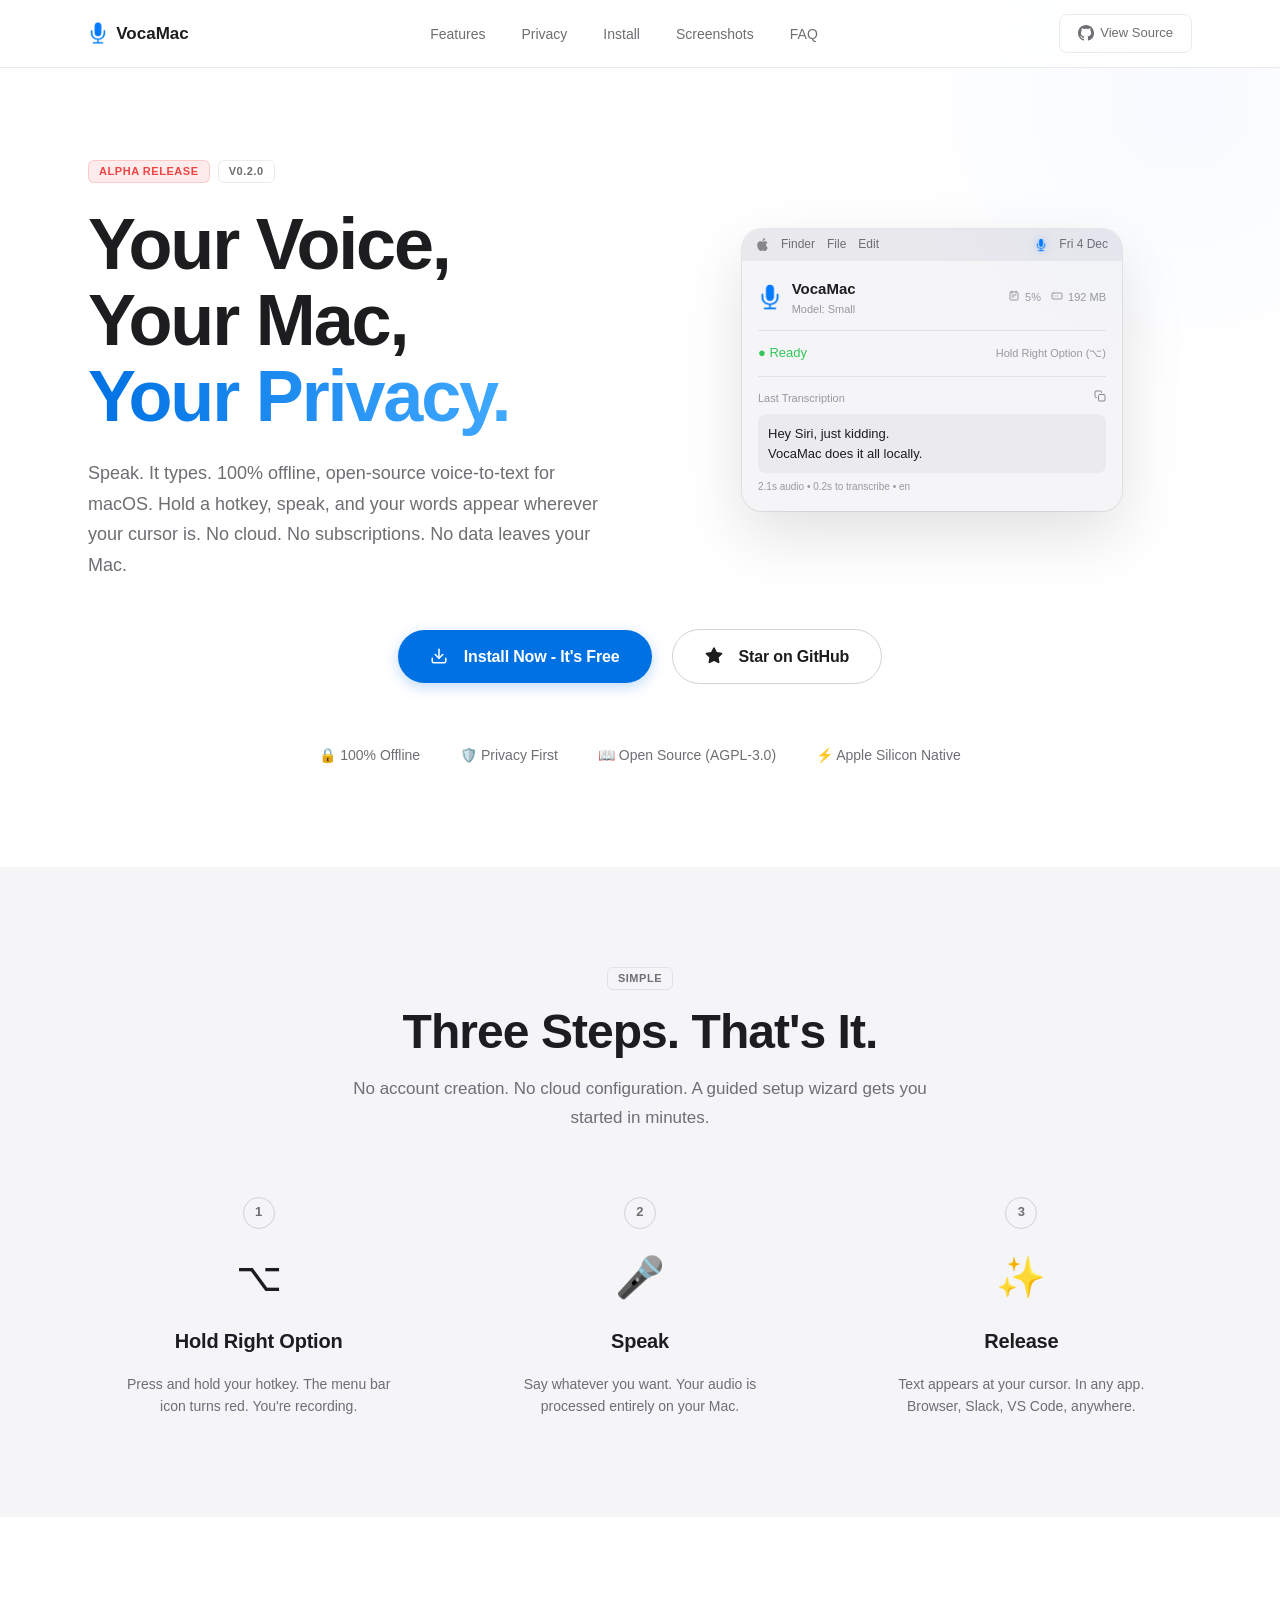
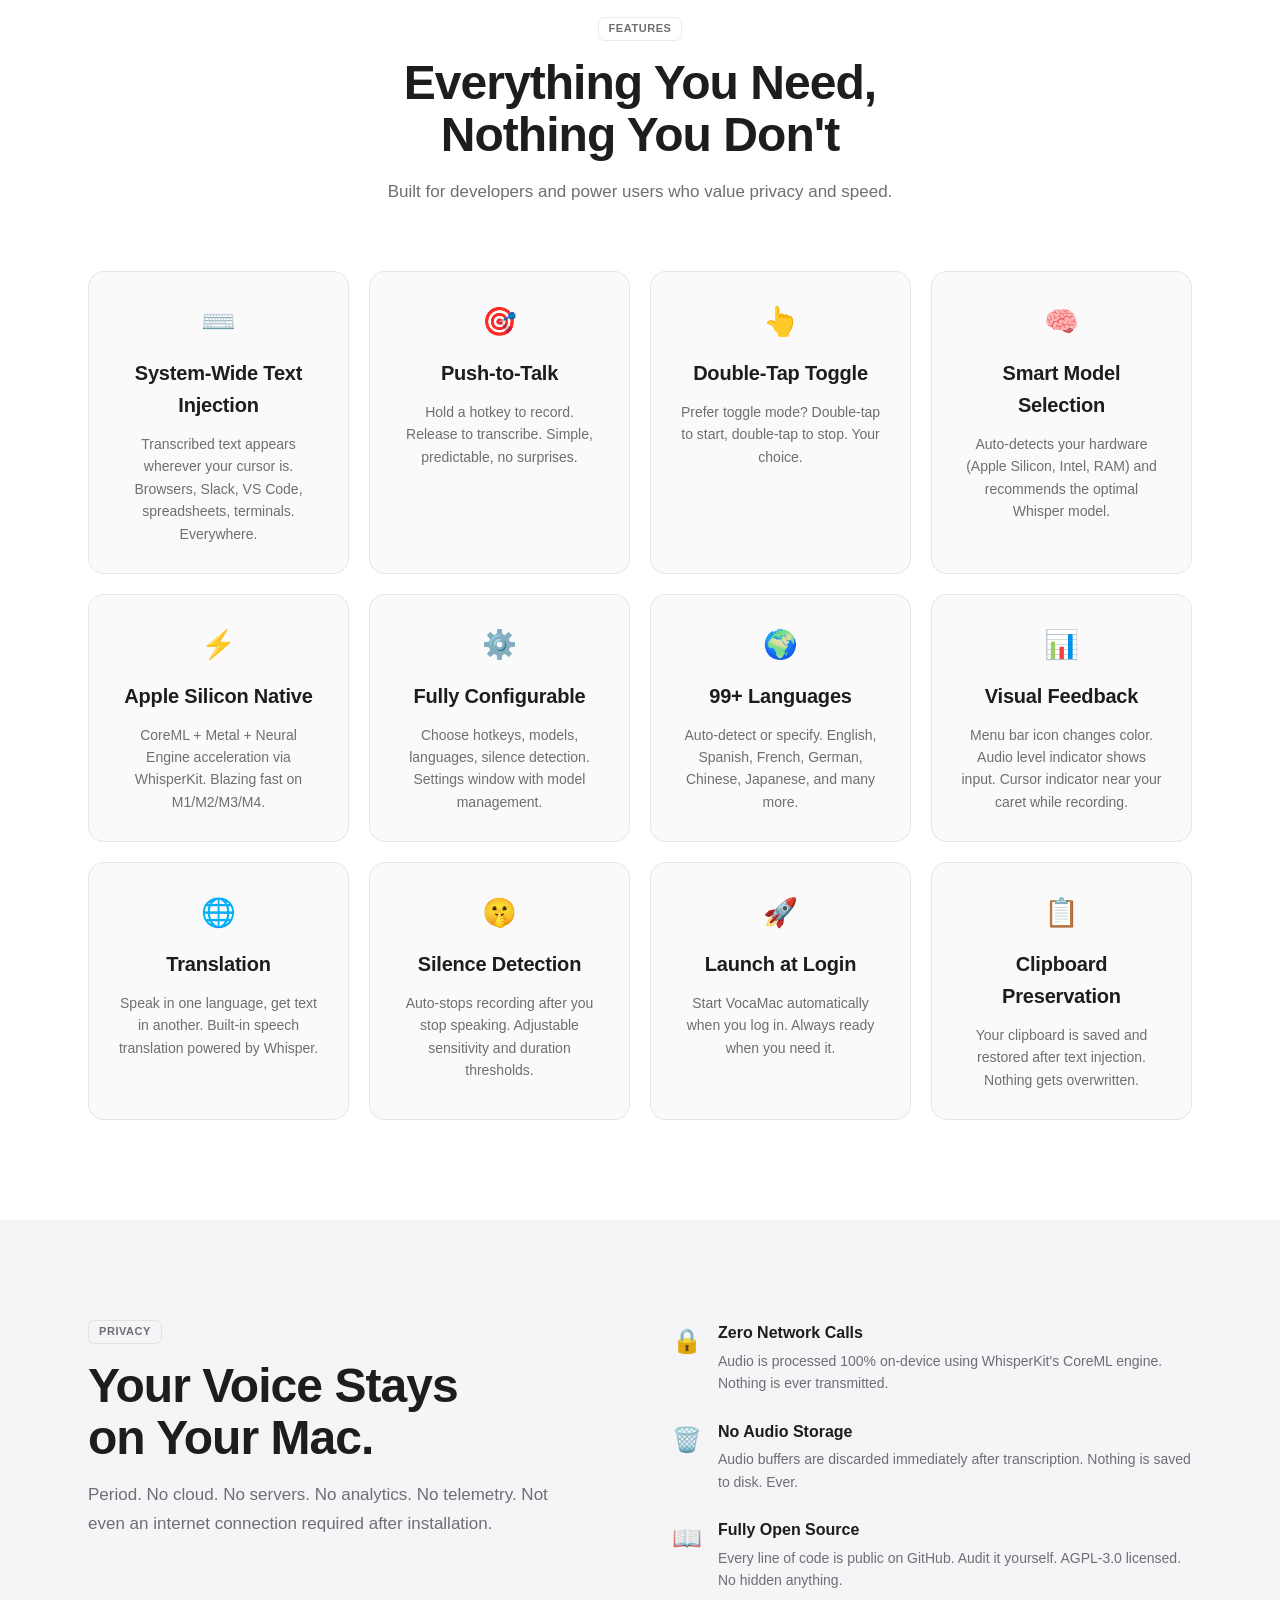
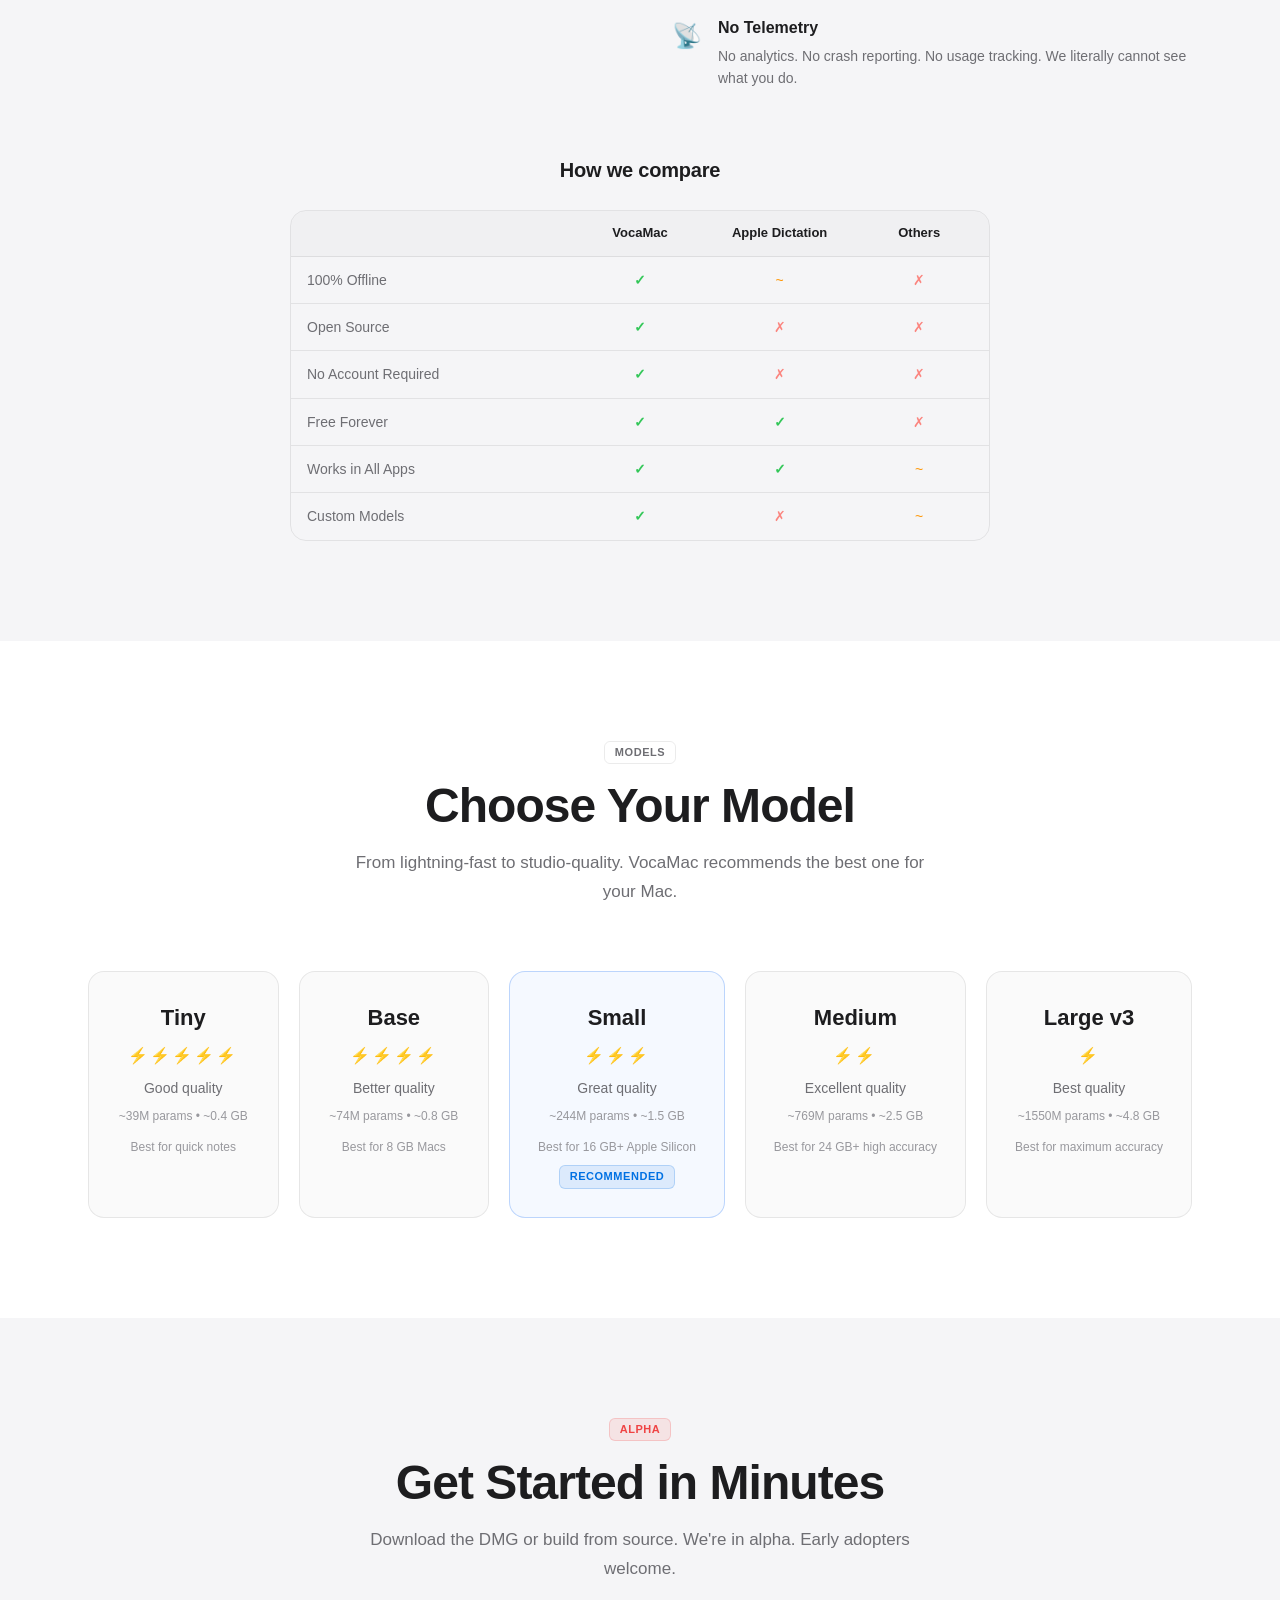
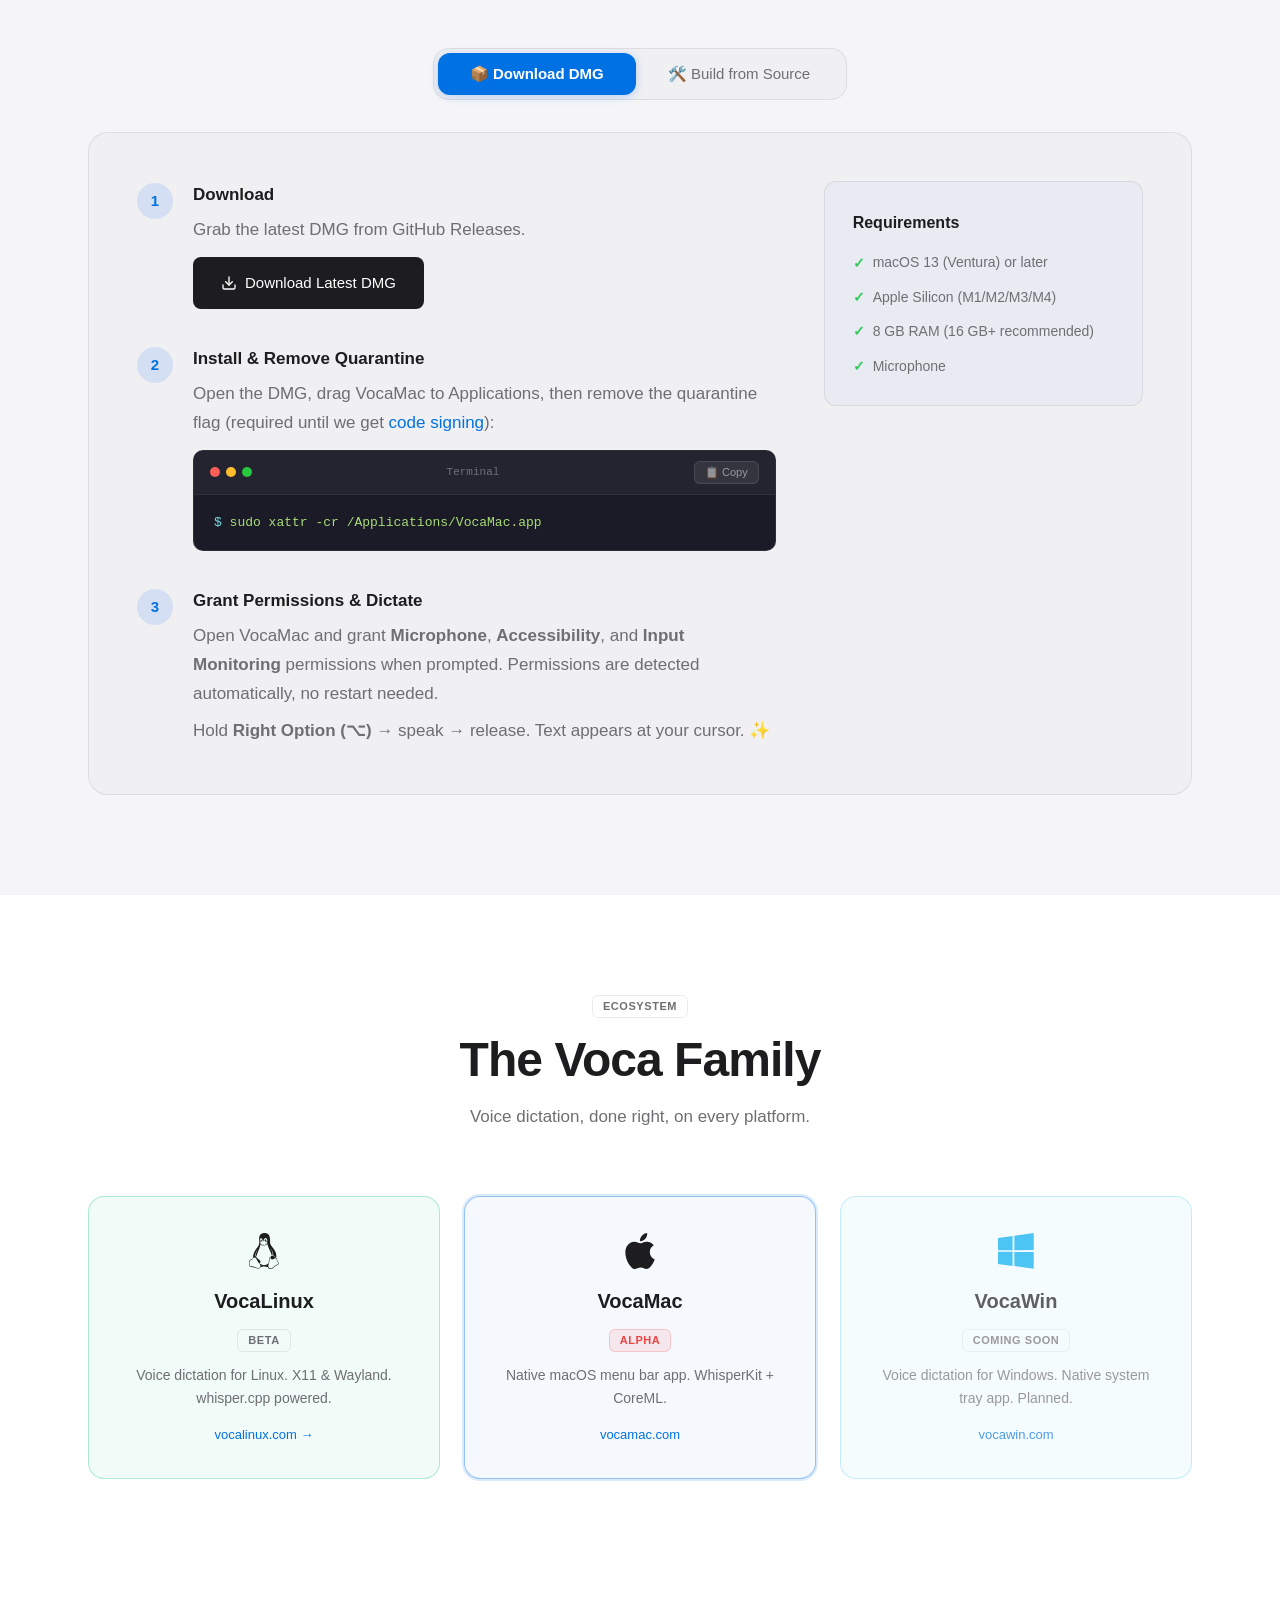
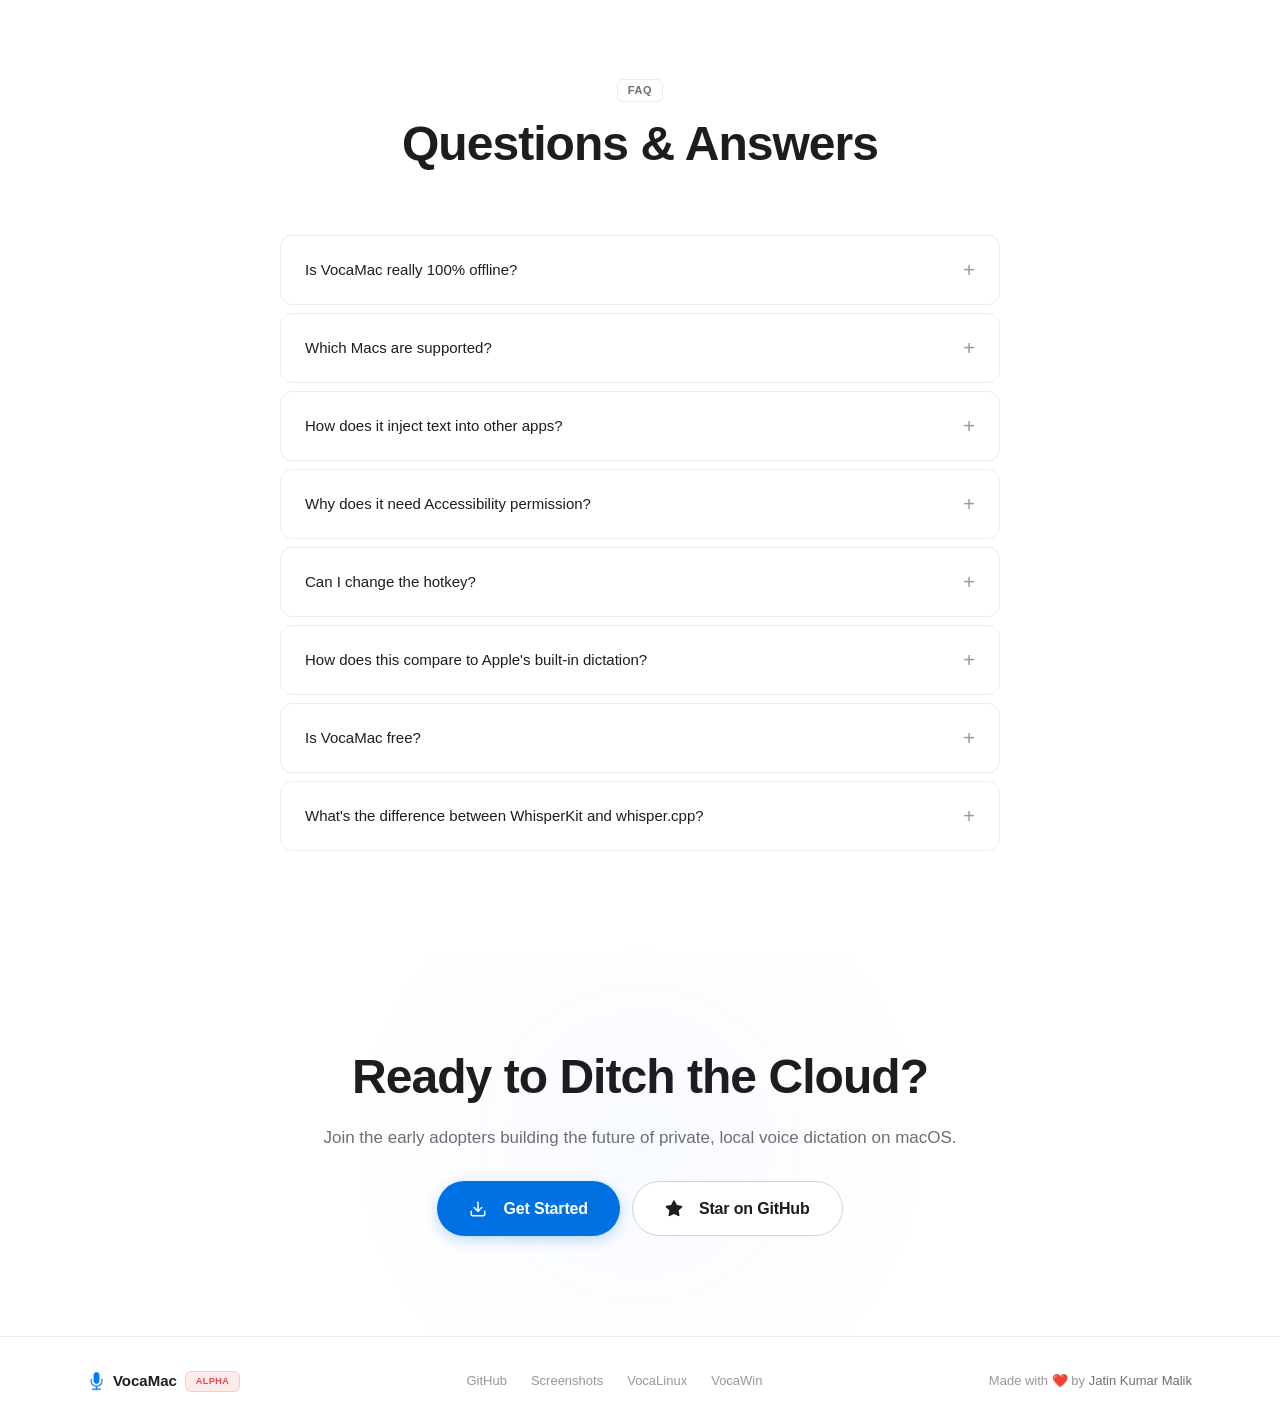
<file: web/index.html>
<!DOCTYPE html>
<html lang="en">
<head>
    <meta charset="UTF-8">
    <meta name="viewport" content="width=device-width, initial-scale=1.0">

    <!-- Primary Meta Tags -->
    <title>VocaMac - 100% Local Voice-to-Text for macOS | Privacy-First Dictation</title>
    <meta name="title" content="VocaMac - 100% Local Voice-to-Text for macOS | Privacy-First Dictation">
    <meta name="description" content="Free, open-source voice dictation for macOS. Hold a hotkey, speak, and text appears at your cursor. 100% offline, powered by WhisperKit. No cloud, no subscriptions, your data never leaves your Mac.">
    <meta name="keywords" content="voice to text, speech to text, speech recognition, macOS, dictation software, whisper, whisperkit, local dictation, offline voice recognition, privacy, open source, mac app, voice typing, transcription">
    <meta name="author" content="Jatin Kumar Malik">
    <meta name="robots" content="index, follow, max-image-preview:large, max-snippet:-1, max-video-preview:-1">
    <link rel="canonical" href="https://vocamac.com/">

    <!-- Favicon -->
    <link rel="icon" type="image/x-icon" href="favicon.ico">
    <link rel="icon" type="image/png" sizes="32x32" href="favicon.png">
    <link rel="apple-touch-icon" sizes="180x180" href="apple-touch-icon.png">
    <meta name="theme-color" content="#FFFFFF">

    <!-- Open Graph / Facebook -->
    <meta property="og:type" content="website">
    <meta property="og:url" content="https://vocamac.com/">
    <meta property="og:title" content="VocaMac - 100% Local Voice-to-Text for macOS">
    <meta property="og:description" content="Free, open-source voice dictation for macOS. Hold a hotkey, speak, and text appears at your cursor. 100% offline, powered by WhisperKit. No cloud, no subscriptions.">
    <meta property="og:image" content="https://vocamac.com/og-image.png">
    <meta property="og:image:width" content="1200">
    <meta property="og:image:height" content="630">
    <meta property="og:image:alt" content="VocaMac - Local Voice-to-Text for macOS">
    <meta property="og:site_name" content="VocaMac">
    <meta property="og:locale" content="en_US">

    <!-- Twitter -->
    <meta name="twitter:card" content="summary_large_image">
    <meta name="twitter:url" content="https://vocamac.com/">
    <meta name="twitter:title" content="VocaMac - 100% Local Voice-to-Text for macOS">
    <meta name="twitter:description" content="Free, open-source voice dictation for macOS. Hold a hotkey, speak, and text appears at your cursor. 100% offline, powered by WhisperKit.">
    <meta name="twitter:image" content="https://vocamac.com/og-image.png">
    <meta name="twitter:image:alt" content="VocaMac - Local Voice-to-Text for macOS">
    <meta name="twitter:creator" content="@jatinkrmalik">

    <!-- JSON-LD Structured Data -->
    <script type="application/ld+json">
    {
        "@context": "https://schema.org",
        "@type": "SoftwareApplication",
        "name": "VocaMac",
        "description": "100% local, privacy-first voice dictation for macOS. Hold a hotkey, speak, and text appears at your cursor. Powered by WhisperKit with CoreML acceleration.",
        "url": "https://vocamac.com",
        "applicationCategory": "UtilitiesApplication",
        "operatingSystem": "macOS 13.0 or later",
        "offers": {
            "@type": "Offer",
            "price": "0",
            "priceCurrency": "USD"
        },
        "author": {
            "@type": "Person",
            "name": "Jatin Kumar Malik",
            "url": "https://github.com/jatinkrmalik"
        },
        "license": "https://www.gnu.org/licenses/agpl-3.0",
        "isAccessibleForFree": true,
        "featureList": [
            "100% offline voice recognition",
            "System-wide text injection",
            "Push-to-talk and toggle modes",
            "99+ language support",
            "Speech translation",
            "Apple Silicon native (CoreML + Neural Engine)",
            "Multiple Whisper model sizes",
            "Silence auto-detection",
            "Launch at Login",
            "Clipboard preservation",
            "Cursor indicator overlay",
            "Guided setup wizard",
            "Open source (AGPL-3.0 license)"
        ],
        "screenshot": "https://vocamac.com/og-image.png",
        "softwareVersion": "0.2.0",
        "softwareRequirements": "macOS 13 (Ventura) or later, Xcode 15+ or Swift 5.9+ toolchain, 8 GB RAM minimum"
    }
    </script>

    <link rel="stylesheet" href="style.css">

    <!-- Google tag (gtag.js) -->
    <script async src="https://www.googletagmanager.com/gtag/js?id=G-8W6EJV2KP0"></script>
    <script>
        window.dataLayer = window.dataLayer || [];
        function gtag(){dataLayer.push(arguments);}
        gtag('js', new Date());
        gtag('config', 'G-8W6EJV2KP0');
    </script>
</head>
<body>
    <!-- Navigation -->
    <nav class="navbar">
        <div class="container navbar__container">
            <a href="/" class="navbar__logo">
                <img src="logo.png" alt="VocaMac" class="navbar__logo-img">
                <span>VocaMac</span>
            </a>
            <ul class="navbar__menu">
                <li><a href="#features" class="navbar__link">Features</a></li>
                <li><a href="#privacy" class="navbar__link">Privacy</a></li>
                <li><a href="#install" class="navbar__link">Install</a></li>
                <li><a href="screenshots.html" class="navbar__link">Screenshots</a></li>
                <li><a href="#faq" class="navbar__link">FAQ</a></li>
            </ul>
            <div class="navbar__actions">
                <a href="https://github.com/jatinkrmalik/vocamac" class="navbar__cta" target="_blank" rel="noopener">
                    <svg width="16" height="16" viewBox="0 0 16 16" fill="currentColor" style="vertical-align: -2px; margin-right: 6px;"><path d="M8 0C3.58 0 0 3.58 0 8c0 3.54 2.29 6.53 5.47 7.59.4.07.55-.17.55-.38 0-.19-.01-.82-.01-1.49-2.01.37-2.53-.49-2.69-.94-.09-.23-.48-.94-.82-1.13-.28-.15-.68-.52-.01-.53.63-.01 1.08.58 1.23.82.72 1.21 1.87.87 2.33.66.07-.52.28-.87.51-1.07-1.78-.2-3.64-.89-3.64-3.95 0-.87.31-1.59.82-2.15-.08-.2-.36-1.02.08-2.12 0 0 .67-.21 2.2.82.64-.18 1.32-.27 2-.27.68 0 1.36.09 2 .27 1.53-1.04 2.2-.82 2.2-.82.44 1.1.16 1.92.08 2.12.51.56.82 1.27.82 2.15 0 3.07-1.87 3.75-3.65 3.95.29.25.54.73.54 1.48 0 1.07-.01 1.93-.01 2.2 0 .21.15.46.55.38A8.013 8.013 0 0016 8c0-4.42-3.58-8-8-8z"/></svg>
                    <span class="navbar__cta-text">View Source</span>
                </a>
                <button class="navbar__toggle" aria-label="Menu">
                    <span></span><span></span><span></span>
                </button>
            </div>
        </div>
    </nav>

    <main>
    <!-- Hero -->
    <section class="hero">
        <div class="container hero__container">
            <div class="hero__content">
                <div class="hero__badges">
                    <span class="badge badge--alpha">ALPHA RELEASE</span>
                    <span class="badge badge--outline" id="version-badge">v0.2.0</span>
                </div>
                <h1 class="hero__headline">
                    Your Voice,<br>
                    Your Mac,<br>
                    <span class="text-gradient">Your Privacy.</span>
                </h1>
                <p class="hero__subtext">
                    Speak. It types. 100% offline, open-source voice-to-text for macOS. Hold a hotkey, speak, and your words appear wherever your cursor is. No cloud. No subscriptions. No data leaves your Mac.
                </p>
            </div>
            <div class="hero__visual">
                <div class="mockup">
                    <div class="mockup__menubar">
                        <div class="mockup__menubar-left">
                            <svg class="mockup__apple" role="img" viewBox="0 0 24 24" width="13" height="13" xmlns="http://www.w3.org/2000/svg"><path d="M12.152 6.896c-.948 0-2.415-1.078-3.96-1.04-2.04.027-3.91 1.183-4.961 3.014-2.117 3.675-.546 9.103 1.519 12.09 1.013 1.454 2.208 3.09 3.792 3.039 1.52-.065 2.09-.987 3.935-.987 1.831 0 2.35.987 3.96.948 1.637-.026 2.676-1.48 3.676-2.948 1.156-1.688 1.636-3.325 1.662-3.415-.039-.013-3.182-1.221-3.22-4.857-.026-3.04 2.48-4.494 2.597-4.559-1.429-2.09-3.623-2.324-4.39-2.376-2-.156-3.675 1.09-4.61 1.09zM15.53 3.83c.843-1.012 1.4-2.427 1.245-3.83-1.207.052-2.662.805-3.532 1.818-.78.896-1.454 2.338-1.273 3.714 1.338.104 2.715-.688 3.559-1.701" fill="currentColor"/></svg>
                            <span class="mockup__menubar-item">Finder</span>
                            <span class="mockup__menubar-item">File</span>
                            <span class="mockup__menubar-item">Edit</span>
                        </div>
                        <div class="mockup__menubar-right">
                            <img src="logo.png" alt="VocaMac" class="mockup__menubar-icon mockup__mic-icon">
                            <span class="mockup__menubar-item" id="mockup-date">Tue 4 Mar</span>
                        </div>
                    </div>
                    <div class="mockup__popover">
                        <div class="mockup__header">
                            <div class="mockup__header-left">
                                <img src="logo.png" alt="VocaMac" class="mockup__app-logo">
                                <div>
                                    <div class="mockup__app-name">VocaMac</div>
                                    <div class="mockup__model">Model: Small</div>
                                </div>
                            </div>
                            <div class="mockup__header-right">
                                <span class="mockup__resource"><svg width="12" height="12" viewBox="0 0 24 24" fill="none" stroke="currentColor" stroke-width="2" stroke-linecap="round" stroke-linejoin="round" style="vertical-align: -1px; margin-right: 2px;"><rect x="4" y="4" width="16" height="16" rx="2"/><line x1="8" y1="2" x2="8" y2="6"/><line x1="16" y1="2" x2="16" y2="6"/><line x1="8" y1="10" x2="16" y2="10"/><line x1="8" y1="14" x2="12" y2="14"/></svg> 5%</span>
                                <span class="mockup__resource"><svg width="12" height="12" viewBox="0 0 24 24" fill="none" stroke="currentColor" stroke-width="2" stroke-linecap="round" stroke-linejoin="round" style="vertical-align: -1px; margin-right: 2px;"><rect x="2" y="6" width="20" height="12" rx="2"/><line x1="6" y1="12" x2="6" y2="12"/><line x1="10" y1="12" x2="10" y2="12"/><line x1="14" y1="12" x2="14" y2="12"/></svg> 192 MB</span>
                            </div>
                        </div>
                        <div class="mockup__divider"></div>
                        <div class="mockup__status-row">
                            <span class="mockup__status-text mockup__status-text--ready">● Ready</span>
                            <span class="mockup__hint">Hold Right Option (⌥)</span>
                        </div>
                        <div class="mockup__divider"></div>
                        <div class="mockup__transcription">
                            <div class="mockup__transcription-header">
                                <span class="mockup__transcription-label">Last Transcription</span>
                                <span class="mockup__copy-icon"><svg width="12" height="12" viewBox="0 0 24 24" fill="none" stroke="currentColor" stroke-width="2" stroke-linecap="round" stroke-linejoin="round"><rect x="9" y="9" width="13" height="13" rx="2" ry="2"/><path d="M5 15H4a2 2 0 0 1-2-2V4a2 2 0 0 1 2-2h9a2 2 0 0 1 2 2v1"/></svg></span>
                            </div>
                            <div class="mockup__transcription-text">Hey Siri, just kidding.<br>VocaMac does it all locally.</div>
                            <div class="mockup__transcription-meta">2.1s audio • 0.2s to transcribe • en</div>
                        </div>
                    </div>
                </div>
            </div>
        </div>
        <div class="hero__cta-centered">
            <a href="#install" class="button button--hero-primary"><svg width="18" height="18" viewBox="0 0 24 24" fill="none" stroke="currentColor" stroke-width="2" stroke-linecap="round" stroke-linejoin="round" style="vertical-align: -3px; margin-right: 8px;"><path d="M21 15v4a2 2 0 0 1-2 2H5a2 2 0 0 1-2-2v-4"/><polyline points="7 10 12 15 17 10"/><line x1="12" y1="15" x2="12" y2="3"/></svg>Install Now - It's Free</a>
            <a href="https://github.com/jatinkrmalik/vocamac" class="button button--hero-secondary" target="_blank" rel="noopener"><svg width="18" height="18" viewBox="0 0 16 16" fill="currentColor" style="vertical-align: -3px; margin-right: 8px;"><path d="M8 .25a.75.75 0 0 1 .673.418l1.882 3.815 4.21.612a.75.75 0 0 1 .416 1.279l-3.046 2.97.719 4.192a.75.75 0 0 1-1.088.791L8 12.347l-3.766 1.98a.75.75 0 0 1-1.088-.79l.72-4.194L.818 6.374a.75.75 0 0 1 .416-1.28l4.21-.611L7.327.668A.75.75 0 0 1 8 .25Z"/></svg>Star on GitHub</a>
        </div>
        <div class="hero__pills">
            <span class="hero__pill">🔒 100% Offline</span>
            <span class="hero__pill">🛡️ Privacy First</span>
            <span class="hero__pill">📖 Open Source (AGPL-3.0)</span>
            <span class="hero__pill">⚡ Apple Silicon Native</span>
        </div>
    </section>

    <!-- How It Works -->
    <section class="how-it-works" id="how-it-works">
        <div class="container">
            <div class="section-header">
                <span class="badge badge--outline">Simple</span>
                <h2>Three Steps. That's It.</h2>
                <p class="text-secondary">No account creation. No cloud configuration. A guided setup wizard gets you started in minutes.</p>
            </div>
            <div class="steps">
                <div class="step">
                    <div class="step__number">1</div>
                    <div class="step__icon">⌥</div>
                    <h3>Hold Right Option</h3>
                    <p>Press and hold your hotkey. The menu bar icon turns red. You're recording.</p>
                </div>
                <div class="step">
                    <div class="step__number">2</div>
                    <div class="step__icon">🎤</div>
                    <h3>Speak</h3>
                    <p>Say whatever you want. Your audio is processed entirely on your Mac.</p>
                </div>
                <div class="step">
                    <div class="step__number">3</div>
                    <div class="step__icon">✨</div>
                    <h3>Release</h3>
                    <p>Text appears at your cursor. In any app. Browser, Slack, VS Code, anywhere.</p>
                </div>
            </div>
        </div>
    </section>

    <!-- Features -->
    <section class="features" id="features">
        <div class="container">
            <div class="section-header">
                <span class="badge badge--outline">Features</span>
                <h2>Everything You Need,<br>Nothing You Don't</h2>
                <p class="text-secondary">Built for developers and power users who value privacy and speed.</p>
            </div>
            <div class="features__grid">
                <div class="feature-card">
                    <div class="feature-card__icon">⌨️</div>
                    <h3>System-Wide Text Injection</h3>
                    <p>Transcribed text appears wherever your cursor is. Browsers, Slack, VS Code, spreadsheets, terminals. Everywhere.</p>
                </div>
                <div class="feature-card">
                    <div class="feature-card__icon">🎯</div>
                    <h3>Push-to-Talk</h3>
                    <p>Hold a hotkey to record. Release to transcribe. Simple, predictable, no surprises.</p>
                </div>
                <div class="feature-card">
                    <div class="feature-card__icon">👆</div>
                    <h3>Double-Tap Toggle</h3>
                    <p>Prefer toggle mode? Double-tap to start, double-tap to stop. Your choice.</p>
                </div>
                <div class="feature-card">
                    <div class="feature-card__icon">🧠</div>
                    <h3>Smart Model Selection</h3>
                    <p>Auto-detects your hardware (Apple Silicon, Intel, RAM) and recommends the optimal Whisper model.</p>
                </div>
                <div class="feature-card">
                    <div class="feature-card__icon">⚡</div>
                    <h3>Apple Silicon Native</h3>
                    <p>CoreML + Metal + Neural Engine acceleration via WhisperKit. Blazing fast on M1/M2/M3/M4.</p>
                </div>
                <div class="feature-card">
                    <div class="feature-card__icon">⚙️</div>
                    <h3>Fully Configurable</h3>
                    <p>Choose hotkeys, models, languages, silence detection. Settings window with model management.</p>
                </div>
                <div class="feature-card">
                    <div class="feature-card__icon">🌍</div>
                    <h3>99+ Languages</h3>
                    <p>Auto-detect or specify. English, Spanish, French, German, Chinese, Japanese, and many more.</p>
                </div>
                <div class="feature-card">
                    <div class="feature-card__icon">📊</div>
                    <h3>Visual Feedback</h3>
                    <p>Menu bar icon changes color. Audio level indicator shows input. Cursor indicator near your caret while recording.</p>
                </div>
                <div class="feature-card">
                    <div class="feature-card__icon">🌐</div>
                    <h3>Translation</h3>
                    <p>Speak in one language, get text in another. Built-in speech translation powered by Whisper.</p>
                </div>
                <div class="feature-card">
                    <div class="feature-card__icon">🤫</div>
                    <h3>Silence Detection</h3>
                    <p>Auto-stops recording after you stop speaking. Adjustable sensitivity and duration thresholds.</p>
                </div>
                <div class="feature-card">
                    <div class="feature-card__icon">🚀</div>
                    <h3>Launch at Login</h3>
                    <p>Start VocaMac automatically when you log in. Always ready when you need it.</p>
                </div>
                <div class="feature-card">
                    <div class="feature-card__icon">📋</div>
                    <h3>Clipboard Preservation</h3>
                    <p>Your clipboard is saved and restored after text injection. Nothing gets overwritten.</p>
                </div>
            </div>
        </div>
    </section>

    <!-- Privacy -->
    <section class="privacy" id="privacy">
        <div class="container">
            <div class="privacy__content">
                <div class="section-header section-header--left">
                    <span class="badge badge--outline">Privacy</span>
                    <h2>Your Voice Stays<br>on Your Mac.</h2>
                    <p class="text-secondary" style="max-width: 500px;">
                        Period. No cloud. No servers. No analytics. No telemetry. Not even an internet connection required after installation.
                    </p>
                </div>
                <div class="privacy__points">
                    <div class="privacy__point">
                        <div class="privacy__point-icon">🔒</div>
                        <div>
                            <h4>Zero Network Calls</h4>
                            <p>Audio is processed 100% on-device using WhisperKit's CoreML engine. Nothing is ever transmitted.</p>
                        </div>
                    </div>
                    <div class="privacy__point">
                        <div class="privacy__point-icon">🗑️</div>
                        <div>
                            <h4>No Audio Storage</h4>
                            <p>Audio buffers are discarded immediately after transcription. Nothing is saved to disk. Ever.</p>
                        </div>
                    </div>
                    <div class="privacy__point">
                        <div class="privacy__point-icon">📖</div>
                        <div>
                            <h4>Fully Open Source</h4>
                            <p>Every line of code is public on GitHub. Audit it yourself. AGPL-3.0 licensed. No hidden anything.</p>
                        </div>
                    </div>
                    <div class="privacy__point">
                        <div class="privacy__point-icon">📡</div>
                        <div>
                            <h4>No Telemetry</h4>
                            <p>No analytics. No crash reporting. No usage tracking. We literally cannot see what you do.</p>
                        </div>
                    </div>
                </div>
            </div>
            <div class="privacy__comparison">
                <h3>How we compare</h3>
                <div class="comparison-table">
                    <div class="comparison-row comparison-row--header">
                        <div></div>
                        <div>VocaMac</div>
                        <div>Apple Dictation</div>
                        <div>Others</div>
                    </div>
                    <div class="comparison-row">
                        <div>100% Offline</div>
                        <div class="check">✓</div>
                        <div class="partial">~</div>
                        <div class="cross">✗</div>
                    </div>
                    <div class="comparison-row">
                        <div>Open Source</div>
                        <div class="check">✓</div>
                        <div class="cross">✗</div>
                        <div class="cross">✗</div>
                    </div>
                    <div class="comparison-row">
                        <div>No Account Required</div>
                        <div class="check">✓</div>
                        <div class="cross">✗</div>
                        <div class="cross">✗</div>
                    </div>
                    <div class="comparison-row">
                        <div>Free Forever</div>
                        <div class="check">✓</div>
                        <div class="check">✓</div>
                        <div class="cross">✗</div>
                    </div>
                    <div class="comparison-row">
                        <div>Works in All Apps</div>
                        <div class="check">✓</div>
                        <div class="check">✓</div>
                        <div class="partial">~</div>
                    </div>
                    <div class="comparison-row">
                        <div>Custom Models</div>
                        <div class="check">✓</div>
                        <div class="cross">✗</div>
                        <div class="partial">~</div>
                    </div>
                </div>
            </div>
        </div>
    </section>

    <!-- Models -->
    <section class="models">
        <div class="container">
            <div class="section-header">
                <span class="badge badge--outline">Models</span>
                <h2>Choose Your Model</h2>
                <p class="text-secondary">From lightning-fast to studio-quality. VocaMac recommends the best one for your Mac.</p>
            </div>
            <div class="models__grid">
                <div class="model-card">
                    <div class="model-card__name">Tiny</div>
                    <div class="model-card__speed">⚡⚡⚡⚡⚡</div>
                    <div class="model-card__quality">Good quality</div>
                    <div class="model-card__detail">~39M params • ~0.4 GB</div>
                    <div class="model-card__best">Best for quick notes</div>
                </div>
                <div class="model-card">
                    <div class="model-card__name">Base</div>
                    <div class="model-card__speed">⚡⚡⚡⚡</div>
                    <div class="model-card__quality">Better quality</div>
                    <div class="model-card__detail">~74M params • ~0.8 GB</div>
                    <div class="model-card__best">Best for 8 GB Macs</div>
                </div>
                <div class="model-card model-card--recommended">
                    <div class="model-card__name">Small</div>
                    <div class="model-card__speed">⚡⚡⚡</div>
                    <div class="model-card__quality">Great quality</div>
                    <div class="model-card__detail">~244M params • ~1.5 GB</div>
                    <div class="model-card__best">Best for 16 GB+ Apple Silicon</div>
                    <span class="badge badge--primary">Recommended</span>
                </div>
                <div class="model-card">
                    <div class="model-card__name">Medium</div>
                    <div class="model-card__speed">⚡⚡</div>
                    <div class="model-card__quality">Excellent quality</div>
                    <div class="model-card__detail">~769M params • ~2.5 GB</div>
                    <div class="model-card__best">Best for 24 GB+ high accuracy</div>
                </div>
                <div class="model-card">
                    <div class="model-card__name">Large v3</div>
                    <div class="model-card__speed">⚡</div>
                    <div class="model-card__quality">Best quality</div>
                    <div class="model-card__detail">~1550M params • ~4.8 GB</div>
                    <div class="model-card__best">Best for maximum accuracy</div>
                </div>
            </div>
        </div>
    </section>

    <!-- Install -->
    <section class="install" id="install">
        <div class="container">
            <div class="section-header">
                <span class="badge badge--alpha">ALPHA</span>
                <h2>Get Started in Minutes</h2>
                <p class="text-secondary">Download the DMG or build from source. We're in alpha. Early adopters welcome.</p>
            </div>

            <!-- Install Options Tabs -->
            <div class="install__tabs" role="tablist">
                <button class="install__tab install__tab--active" role="tab" aria-selected="true" onclick="switchInstallTab('dmg', this)">📦 Download DMG</button>
                <button class="install__tab" role="tab" aria-selected="false" onclick="switchInstallTab('source', this)">🛠️ Build from Source</button>
            </div>

            <!-- DMG Option -->
            <div class="install__card" id="install-dmg">
                <div class="install__steps">
                    <div class="install__step visible">
                        <div class="install__step-num">1</div>
                        <div>
                            <h4>Download</h4>
                            <p class="text-secondary">Grab the latest DMG from GitHub Releases.</p>
                            <a id="dmg-download-link" href="https://github.com/jatinkrmalik/vocamac/releases/latest" class="button button--primary install__download-btn" target="_blank" rel="noopener">
                                <svg width="16" height="16" viewBox="0 0 24 24" fill="none" stroke="currentColor" stroke-width="2" stroke-linecap="round" stroke-linejoin="round" style="vertical-align: -2px;"><path d="M21 15v4a2 2 0 0 1-2 2H5a2 2 0 0 1-2-2v-4"/><polyline points="7 10 12 15 17 10"/><line x1="12" y1="15" x2="12" y2="3"/></svg>
                                Download Latest DMG
                            </a>
                        </div>
                    </div>
                    <div class="install__step visible">
                        <div class="install__step-num">2</div>
                        <div>
                            <h4>Install &amp; Remove Quarantine</h4>
                            <p class="text-secondary">Open the DMG, drag VocaMac to Applications, then remove the quarantine flag (required until we get <a href="https://github.com/jatinkrmalik/vocamac/issues/27" target="_blank" rel="noopener" style="color: var(--accent);">code signing</a>):</p>
                            <div class="code-block">
                                <div class="code-block__titlebar">
                                    <div class="code-block__dots">
                                        <span class="code-block__dot code-block__dot--red"></span>
                                        <span class="code-block__dot code-block__dot--yellow"></span>
                                        <span class="code-block__dot code-block__dot--green"></span>
                                    </div>
                                    <span class="code-block__title">Terminal</span>
                                    <button class="code-block__copy" onclick="copyCode(this)">📋 Copy</button>
                                </div>
                                <div class="code-block__body">
                                    <code><span class="prompt">$ </span>sudo xattr -cr /Applications/VocaMac.app</code>
                                </div>
                            </div>
                        </div>
                    </div>
                    <div class="install__step visible">
                        <div class="install__step-num">3</div>
                        <div>
                            <h4>Grant Permissions &amp; Dictate</h4>
                            <p class="text-secondary">Open VocaMac and grant <strong>Microphone</strong>, <strong>Accessibility</strong>, and <strong>Input Monitoring</strong> permissions when prompted. Permissions are detected automatically, no restart needed.</p>
                            <p class="text-secondary" style="margin-top: 8px;">Hold <strong>Right Option (⌥)</strong> → speak → release. Text appears at your cursor. ✨</p>
                        </div>
                    </div>
                </div>
                <div class="install__requirements">
                    <h4>Requirements</h4>
                    <ul>
                        <li>macOS 13 (Ventura) or later</li>
                        <li>Apple Silicon (M1/M2/M3/M4)</li>
                        <li>8 GB RAM (16 GB+ recommended)</li>
                        <li>Microphone</li>
                    </ul>
                </div>
            </div>

            <!-- Source Option (hidden by default) -->
            <div class="install__card" id="install-source" style="display: none;">
                <div class="install__steps">
                    <div class="install__step visible">
                        <div class="install__step-num">1</div>
                        <div>
                            <h4>Clone &amp; Install</h4>
                            <div class="code-block">
                                <div class="code-block__titlebar">
                                    <div class="code-block__dots">
                                        <span class="code-block__dot code-block__dot--red"></span>
                                        <span class="code-block__dot code-block__dot--yellow"></span>
                                        <span class="code-block__dot code-block__dot--green"></span>
                                    </div>
                                    <span class="code-block__title">Terminal</span>
                                    <button class="code-block__copy" onclick="copyCode(this)">📋 Copy</button>
                                </div>
                                <div class="code-block__body">
                                    <code><span class="prompt">$ </span>git clone https://github.com/jatinkrmalik/vocamac.git
<span class="prompt">$ </span>cd vocamac
<span class="prompt">$ </span>make install</code>
                                </div>
                            </div>
                            <p class="text-secondary" style="margin-top: 8px;">Builds VocaMac, installs to <strong>/Applications</strong>, and launches it. That's it.</p>
                        </div>
                    </div>
                    <div class="install__step visible">
                        <div class="install__step-num">2</div>
                        <div>
                            <h4>Grant Permissions &amp; Dictate</h4>
                            <p class="text-secondary">Grant <strong>Microphone</strong>, <strong>Accessibility</strong>, and <strong>Input Monitoring</strong> permissions when prompted. Permissions are detected automatically, no restart needed.</p>
                            <p class="text-secondary" style="margin-top: 8px;">Hold <strong>Right Option (⌥)</strong> → speak → release. Text appears at your cursor. ✨</p>
                        </div>
                    </div>
                </div>
                <div class="install__requirements">
                    <h4>Requirements</h4>
                    <ul>
                        <li>macOS 13 (Ventura) or later</li>
                        <li>Apple Silicon (M1/M2/M3/M4)</li>
                        <li>Xcode 15+ or Swift 5.9+</li>
                        <li>8 GB RAM (16 GB+ recommended)</li>
                        <li>Microphone</li>
                    </ul>
                </div>
            </div>
        </div>
    </section>

    <!-- Voca Family -->
    <section class="family">
        <div class="container">
            <div class="section-header">
                <span class="badge badge--outline">Ecosystem</span>
                <h2>The Voca Family</h2>
                <p class="text-secondary">Voice dictation, done right, on every platform.</p>
            </div>
            <div class="family__grid">
                <a href="https://vocalinux.com" class="family-card family-card--linux" target="_blank" rel="noopener">
                    <div class="family-card__icon">
                        <svg role="img" viewBox="0 0 24 24" width="36" height="36" xmlns="http://www.w3.org/2000/svg"><title>Linux</title><path d="M12.504 0c-.155 0-.315.008-.48.021-4.226.333-3.105 4.807-3.17 6.298-.076 1.092-.3 1.953-1.05 3.02-.885 1.051-2.127 2.75-2.716 4.521-.278.832-.41 1.684-.287 2.489a.424.424 0 00-.11.135c-.26.268-.45.6-.663.839-.199.199-.485.267-.797.4-.313.136-.658.269-.864.68-.09.189-.136.394-.132.602 0 .199.027.4.055.536.058.399.116.728.04.97-.249.68-.28 1.145-.106 1.484.174.334.535.47.94.601.81.2 1.91.135 2.774.6.926.466 1.866.67 2.616.47.526-.116.97-.464 1.208-.946.587-.003 1.23-.269 2.26-.334.699-.058 1.574.267 2.577.2.025.134.063.198.114.333l.003.003c.391.778 1.113 1.132 1.884 1.071.771-.06 1.592-.536 2.257-1.306.631-.765 1.683-1.084 2.378-1.503.348-.199.629-.469.649-.853.023-.4-.2-.811-.714-1.376v-.097l-.003-.003c-.17-.2-.25-.535-.338-.926-.085-.401-.182-.786-.492-1.046h-.003c-.059-.054-.123-.067-.188-.135a.357.357 0 00-.19-.064c.431-1.278.264-2.55-.173-3.694-.533-1.41-1.465-2.638-2.175-3.483-.796-1.005-1.576-1.957-1.56-3.368.026-2.152.236-6.133-3.544-6.139zm.529 3.405h.013c.213 0 .396.062.584.198.19.135.33.332.438.533.105.259.158.459.166.724 0-.02.006-.04.006-.06v.105a.086.086 0 01-.004-.021l-.004-.024a1.807 1.807 0 01-.15.706.953.953 0 01-.213.335.71.71 0 00-.088-.042c-.104-.045-.198-.064-.284-.133a1.312 1.312 0 00-.22-.066c.05-.06.146-.133.183-.198.053-.128.082-.264.088-.402v-.02a1.21 1.21 0 00-.061-.4c-.045-.134-.101-.2-.183-.333-.084-.066-.167-.132-.267-.132h-.016c-.093 0-.176.03-.262.132a.8.8 0 00-.205.334 1.18 1.18 0 00-.09.4v.019c.002.089.008.179.02.267-.193-.067-.438-.135-.607-.202a1.635 1.635 0 01-.018-.2v-.02a1.772 1.772 0 01.15-.768c.082-.22.232-.406.43-.533a.985.985 0 01.594-.2zm-2.962.059h.036c.142 0 .27.048.399.135.146.129.264.288.344.465.09.199.14.4.153.667v.004c.007.134.006.2-.002.266v.08c-.03.007-.056.018-.083.024-.152.055-.274.135-.393.2.012-.09.013-.18.003-.267v-.015c-.012-.133-.04-.2-.082-.333a.613.613 0 00-.166-.267.248.248 0 00-.183-.064h-.021c-.071.006-.13.04-.186.132a.552.552 0 00-.12.27.944.944 0 00-.023.33v.015c.012.135.037.2.08.334.046.134.098.2.166.268.01.009.02.018.034.024-.07.057-.117.07-.176.136a.304.304 0 01-.131.068 2.62 2.62 0 01-.275-.402 1.772 1.772 0 01-.155-.667 1.759 1.759 0 01.08-.668 1.43 1.43 0 01.283-.535c.128-.133.26-.2.418-.2zm1.37 1.706c.332 0 .733.065 1.216.399.293.2.523.269 1.052.468h.003c.255.136.405.266.478.399v-.131a.571.571 0 01.016.47c-.123.31-.516.643-1.063.842v.002c-.268.135-.501.333-.775.465-.276.135-.588.292-1.012.267a1.139 1.139 0 01-.448-.067 3.566 3.566 0 01-.322-.198c-.195-.135-.363-.332-.612-.465v-.005h-.005c-.4-.246-.616-.512-.686-.71-.07-.268-.005-.47.193-.6.224-.135.38-.271.483-.336.104-.074.143-.102.176-.131h.002v-.003c.169-.202.436-.47.839-.601.139-.036.294-.065.466-.065zm2.8 2.142c.358 1.417 1.196 3.475 1.735 4.473.286.534.855 1.659 1.102 3.024.156-.005.33.018.513.064.646-1.671-.546-3.467-1.089-3.966-.22-.2-.232-.335-.123-.335.59.534 1.365 1.572 1.646 2.757.13.535.16 1.104.021 1.67.067.028.135.06.205.067 1.032.534 1.413.938 1.23 1.537v-.043c-.06-.003-.12 0-.18 0h-.016c.151-.467-.182-.825-1.065-1.224-.915-.4-1.646-.336-1.77.465-.008.043-.013.066-.018.135-.068.023-.139.053-.209.064-.43.268-.662.669-.793 1.187-.13.533-.17 1.156-.205 1.869v.003c-.02.334-.17.838-.319 1.35-1.5 1.072-3.58 1.538-5.348.334a2.645 2.645 0 00-.402-.533 1.45 1.45 0 00-.275-.333c.182 0 .338-.03.465-.067a.615.615 0 00.314-.334c.108-.267 0-.697-.345-1.163-.345-.467-.931-.995-1.788-1.521-.63-.4-.986-.87-1.15-1.396-.165-.534-.143-1.085-.015-1.645.245-1.07.873-2.11 1.274-2.763.107-.065.037.135-.408.974-.396.751-1.14 2.497-.122 3.854a8.123 8.123 0 01.647-2.876c.564-1.278 1.743-3.504 1.836-5.268.048.036.217.135.289.202.218.133.38.333.59.465.21.201.477.335.876.335.039.003.075.006.11.006.412 0 .73-.134.997-.268.29-.134.52-.334.74-.4h.005c.467-.135.835-.402 1.044-.7zm2.185 8.958c.037.6.343 1.245.882 1.377.588.134 1.434-.333 1.791-.765l.211-.01c.315-.007.577.01.847.268l.003.003c.208.199.305.53.391.876.085.4.154.78.409 1.066.486.527.645.906.636 1.14l.003-.007v.018l-.003-.012c-.015.262-.185.396-.498.595-.63.401-1.746.712-2.457 1.57-.618.737-1.37 1.14-2.036 1.191-.664.053-1.237-.2-1.574-.898l-.005-.003c-.21-.4-.12-1.025.056-1.69.176-.668.428-1.344.463-1.897.037-.714.076-1.335.195-1.814.12-.465.308-.797.641-.984l.045-.022zm-10.814.049h.01c.053 0 .105.005.157.014.376.055.706.333 1.023.752l.91 1.664.003.003c.243.533.754 1.064 1.189 1.637.434.598.77 1.131.729 1.57v.006c-.057.744-.48 1.148-1.125 1.294-.645.135-1.52.002-2.395-.464-.968-.536-2.118-.469-2.857-.602-.369-.066-.61-.2-.723-.4-.11-.2-.113-.602.123-1.23v-.004l.002-.003c.117-.334.03-.752-.027-1.118-.055-.401-.083-.71.043-.94.16-.334.396-.4.69-.533.294-.135.64-.202.915-.47h.002v-.002c.256-.268.445-.601.668-.838.19-.201.38-.336.663-.336zm7.159-9.074c-.435.201-.945.535-1.488.535-.542 0-.97-.267-1.28-.466-.154-.134-.28-.268-.373-.335-.164-.134-.144-.333-.074-.333.109.016.129.134.199.2.096.066.215.2.36.333.292.2.68.467 1.167.467.485 0 1.053-.267 1.398-.466.195-.135.445-.334.648-.467.156-.136.149-.267.279-.267.128.016.034.134-.147.332a8.097 8.097 0 01-.69.468zm-1.082-1.583V5.64c-.006-.02.013-.042.029-.05.074-.043.18-.027.26.004.063 0 .16.067.15.135-.006.049-.085.066-.135.066-.055 0-.092-.043-.141-.068-.052-.018-.146-.008-.163-.065zm-.551 0c-.02.058-.113.049-.166.066-.047.025-.086.068-.14.068-.05 0-.13-.02-.136-.068-.01-.066.088-.133.15-.133.08-.031.184-.047.259-.005.019.009.036.03.03.05v.02h.003z" fill="var(--text-primary)"/></svg>
                    </div>
                    <div class="family-card__name">VocaLinux</div>
                    <div class="family-card__status badge badge--outline">Beta</div>
                    <p>Voice dictation for Linux. X11 & Wayland. whisper.cpp powered.</p>
                    <span class="family-card__link">vocalinux.com →</span>
                </a>
                <div class="family-card family-card--active">
                    <div class="family-card__icon">
                        <svg role="img" viewBox="0 0 24 24" width="36" height="36" xmlns="http://www.w3.org/2000/svg"><title>Apple</title><path d="M12.152 6.896c-.948 0-2.415-1.078-3.96-1.04-2.04.027-3.91 1.183-4.961 3.014-2.117 3.675-.546 9.103 1.519 12.09 1.013 1.454 2.208 3.09 3.792 3.039 1.52-.065 2.09-.987 3.935-.987 1.831 0 2.35.987 3.96.948 1.637-.026 2.676-1.48 3.676-2.948 1.156-1.688 1.636-3.325 1.662-3.415-.039-.013-3.182-1.221-3.22-4.857-.026-3.04 2.48-4.494 2.597-4.559-1.429-2.09-3.623-2.324-4.39-2.376-2-.156-3.675 1.09-4.61 1.09zM15.53 3.83c.843-1.012 1.4-2.427 1.245-3.83-1.207.052-2.662.805-3.532 1.818-.78.896-1.454 2.338-1.273 3.714 1.338.104 2.715-.688 3.559-1.701" fill="var(--text-primary)"/></svg>
                    </div>
                    <div class="family-card__name">VocaMac</div>
                    <div class="family-card__status badge badge--alpha">Alpha</div>
                    <p>Native macOS menu bar app. WhisperKit + CoreML.</p>
                    <span class="family-card__link">vocamac.com</span>
                </div>
                <div class="family-card family-card--windows family-card--soon">
                    <div class="family-card__icon">
                        <svg xmlns="http://www.w3.org/2000/svg" viewBox="0 0 88 88" width="36" height="36"><title>Windows</title><path d="M0 12.402l35.687-4.86.016 34.423-35.67.203zm35.67 33.529l.028 34.453L.028 75.48.026 45.7zm4.326-39.025L87.314 0v41.527l-47.318.376zm47.329 39.349l-.011 41.34-47.318-6.678-.066-34.739z" fill="#00adef"/></svg>
                    </div>
                    <div class="family-card__name">VocaWin</div>
                    <div class="family-card__status badge badge--outline">Coming Soon</div>
                    <p>Voice dictation for Windows. Native system tray app. Planned.</p>
                    <span class="family-card__link">vocawin.com</span>
                </div>
            </div>
        </div>
    </section>

    <!-- FAQ -->
    <section class="faq" id="faq">
        <div class="container">
            <div class="section-header">
                <span class="badge badge--outline">FAQ</span>
                <h2>Questions & Answers</h2>
            </div>
            <div class="faq__list">
                <details class="faq__item">
                    <summary>Is VocaMac really 100% offline?</summary>
                    <p>Yes. All speech recognition happens locally on your Mac using WhisperKit's CoreML engine. Your voice data never leaves your computer. The only network call is a one-time model download from HuggingFace during setup.</p>
                </details>
                <details class="faq__item">
                    <summary>Which Macs are supported?</summary>
                    <p>VocaMac works on any Mac running macOS 13 (Ventura) or later. It runs on both Apple Silicon (M1/M2/M3/M4) and Intel Macs, though Apple Silicon provides significantly better performance thanks to CoreML and Neural Engine acceleration.</p>
                </details>
                <details class="faq__item">
                    <summary>How does it inject text into other apps?</summary>
                    <p>VocaMac uses a clipboard-based approach: it saves your clipboard, writes the transcription, simulates Cmd+V to paste, then restores your clipboard. This works in virtually every macOS application.</p>
                </details>
                <details class="faq__item">
                    <summary>Why does it need Accessibility permission?</summary>
                    <p>Accessibility permission is required for two things: (1) listening for the global hotkey (Right Option) regardless of which app is focused, and (2) simulating the Cmd+V keystroke to paste text. Without it, hotkeys and text injection won't work.</p>
                </details>
                <details class="faq__item">
                    <summary>Can I change the hotkey?</summary>
                    <p>Yes! Open Settings from the menu bar and choose from Right Option, Right Command, Fn, or any function key. You can also switch between push-to-talk and double-tap toggle modes.</p>
                </details>
                <details class="faq__item">
                    <summary>How does this compare to Apple's built-in dictation?</summary>
                    <p>Apple's dictation sends audio to Apple's servers for processing (for most languages). VocaMac processes everything locally. Your audio never leaves your Mac. You also get model selection, configurable hotkeys, and open-source transparency.</p>
                </details>
                <details class="faq__item">
                    <summary>Is VocaMac free?</summary>
                    <p>Yes, completely free and open source under the AGPL-3.0 license. No premium tiers, no subscriptions, no tracking. Just free software.</p>
                </details>
                <details class="faq__item">
                    <summary>What's the difference between WhisperKit and whisper.cpp?</summary>
                    <p>Both use the same OpenAI Whisper models, so transcription quality is identical. WhisperKit is a pure Swift framework optimized for Apple platforms. It uses CoreML and Neural Engine for hardware acceleration, whereas whisper.cpp uses Metal. VocaLinux uses whisper.cpp; VocaMac uses WhisperKit.</p>
                </details>
            </div>
        </div>
    </section>

    <!-- CTA -->
    <section class="cta">
        <div class="container">
            <div class="cta__content">
                <h2>Ready to Ditch the Cloud?</h2>
                <p class="text-secondary">Join the early adopters building the future of private, local voice dictation on macOS.</p>
                <div class="cta__actions">
                    <a href="#install" class="button button--hero-primary"><svg width="18" height="18" viewBox="0 0 24 24" fill="none" stroke="currentColor" stroke-width="2" stroke-linecap="round" stroke-linejoin="round" style="vertical-align: -3px; margin-right: 8px;"><path d="M21 15v4a2 2 0 0 1-2 2H5a2 2 0 0 1-2-2v-4"/><polyline points="7 10 12 15 17 10"/><line x1="12" y1="15" x2="12" y2="3"/></svg>Get Started</a>
                    <a href="https://github.com/jatinkrmalik/vocamac" class="button button--hero-secondary" target="_blank" rel="noopener"><svg width="18" height="18" viewBox="0 0 16 16" fill="currentColor" style="vertical-align: -3px; margin-right: 8px;"><path d="M8 .25a.75.75 0 0 1 .673.418l1.882 3.815 4.21.612a.75.75 0 0 1 .416 1.279l-3.046 2.97.719 4.192a.75.75 0 0 1-1.088.791L8 12.347l-3.766 1.98a.75.75 0 0 1-1.088-.79l.72-4.194L.818 6.374a.75.75 0 0 1 .416-1.28l4.21-.611L7.327.668A.75.75 0 0 1 8 .25Z"/></svg>Star on GitHub</a>
                </div>
            </div>
        </div>
    </section>

    </main>

    <!-- Footer -->
    <footer class="footer">
        <div class="container footer__container">
            <div class="footer__left">
                <img src="logo.png" alt="VocaMac" class="footer__logo-img">
                <span class="footer__brand">VocaMac</span>
                <span class="badge badge--alpha" style="font-size: 9px;">ALPHA</span>
            </div>
            <div class="footer__links">
                <a href="https://github.com/jatinkrmalik/vocamac" target="_blank" rel="noopener">GitHub</a>
                <a href="screenshots.html">Screenshots</a>
                <a href="https://vocalinux.com" target="_blank" rel="noopener">VocaLinux</a>
                <a href="https://vocawin.com" target="_blank" rel="noopener">VocaWin</a>
            </div>
            <div class="footer__right">
                Made with ❤️ by <a href="https://x.com/intent/user?screen_name=jatinkrmalik" target="_blank" rel="noopener">Jatin Kumar Malik</a>
            </div>
        </div>
    </footer>

    <script>
        // ========== Mobile Menu ==========
        document.querySelector('.navbar__toggle')?.addEventListener('click', function() {
            document.querySelector('.navbar__menu')?.classList.toggle('navbar__menu--open');
        });

        // ========== Smooth Scroll ==========
        document.querySelectorAll('a[href^="#"]').forEach(anchor => {
            anchor.addEventListener('click', function(e) {
                e.preventDefault();
                const target = document.querySelector(this.getAttribute('href'));
                if (target) {
                    target.scrollIntoView({ behavior: 'smooth', block: 'start' });
                }
                document.querySelector('.navbar__menu')?.classList.remove('navbar__menu--open');
            });
        });

        // ========== Scroll Animations ==========
        const observer = new IntersectionObserver((entries) => {
            entries.forEach(entry => {
                if (entry.isIntersecting) {
                    entry.target.classList.add('visible');
                }
            });
        }, { threshold: 0.1 });

        document.querySelectorAll('.feature-card, .step, .privacy__point, .model-card, .family-card, .faq__item').forEach(el => {
            observer.observe(el);
        });

        // ========== Live Date in Mockup ==========
        (function() {
            const el = document.getElementById('mockup-date');
            if (el) {
                const now = new Date();
                const days = ['Sun', 'Mon', 'Tue', 'Wed', 'Thu', 'Fri', 'Sat'];
                const months = ['Jan', 'Feb', 'Mar', 'Apr', 'May', 'Jun', 'Jul', 'Aug', 'Sep', 'Oct', 'Nov', 'Dec'];
                el.textContent = days[now.getDay()] + ' ' + now.getDate() + ' ' + months[now.getMonth()];
            }
        })();

        // ========== Fetch Latest Version + Direct DMG Download ==========
        fetch('https://api.github.com/repos/jatinkrmalik/vocamac/releases/latest')
            .then(r => r.json())
            .then(data => {
                if (data.tag_name) {
                    document.getElementById('version-badge').textContent = data.tag_name;
                }
                // Find the DMG asset and update the download link
                const dmgAsset = (data.assets || []).find(a => a.name.endsWith('.dmg'));
                if (dmgAsset && dmgAsset.browser_download_url) {
                    const link = document.getElementById('dmg-download-link');
                    if (link) {
                        link.href = dmgAsset.browser_download_url;
                        link.innerHTML = '<svg width="16" height="16" viewBox="0 0 24 24" fill="none" stroke="currentColor" stroke-width="2" stroke-linecap="round" stroke-linejoin="round" style="vertical-align: -2px; margin-right: 6px;"><path d="M21 15v4a2 2 0 0 1-2 2H5a2 2 0 0 1-2-2v-4"/><polyline points="7 10 12 15 17 10"/><line x1="12" y1="15" x2="12" y2="3"/></svg>' + dmgAsset.name;
                    }
                }
            })
            .catch(() => {}); // Silently fall back to hardcoded version/link

        // ========== Copy Code ==========
        function copyCode(btn) {
            const codeBlock = btn.closest('.code-block');
            const code = codeBlock.querySelector('code').textContent
                .replace(/^\$ /gm, '')  // Remove prompt symbols
                .trim();
            navigator.clipboard.writeText(code).then(() => {
                btn.innerHTML = '✅ Copied!';
                btn.classList.add('code-block__copy--copied');
                setTimeout(() => {
                    btn.innerHTML = '📋 Copy';
                    btn.classList.remove('code-block__copy--copied');
                }, 2000);
            });
        }

        // ========== Install Tabs ==========
        function switchInstallTab(tab, btn) {
            // Hide all panels
            document.getElementById('install-dmg').style.display = 'none';
            document.getElementById('install-source').style.display = 'none';
            // Show selected panel
            document.getElementById('install-' + tab).style.display = 'grid';
            // Toggle active tab
            document.querySelectorAll('.install__tab').forEach(t => {
                t.classList.remove('install__tab--active');
                t.setAttribute('aria-selected', 'false');
            });
            btn.classList.add('install__tab--active');
            btn.setAttribute('aria-selected', 'true');
        }
    </script>
</body>
</html>
</file>
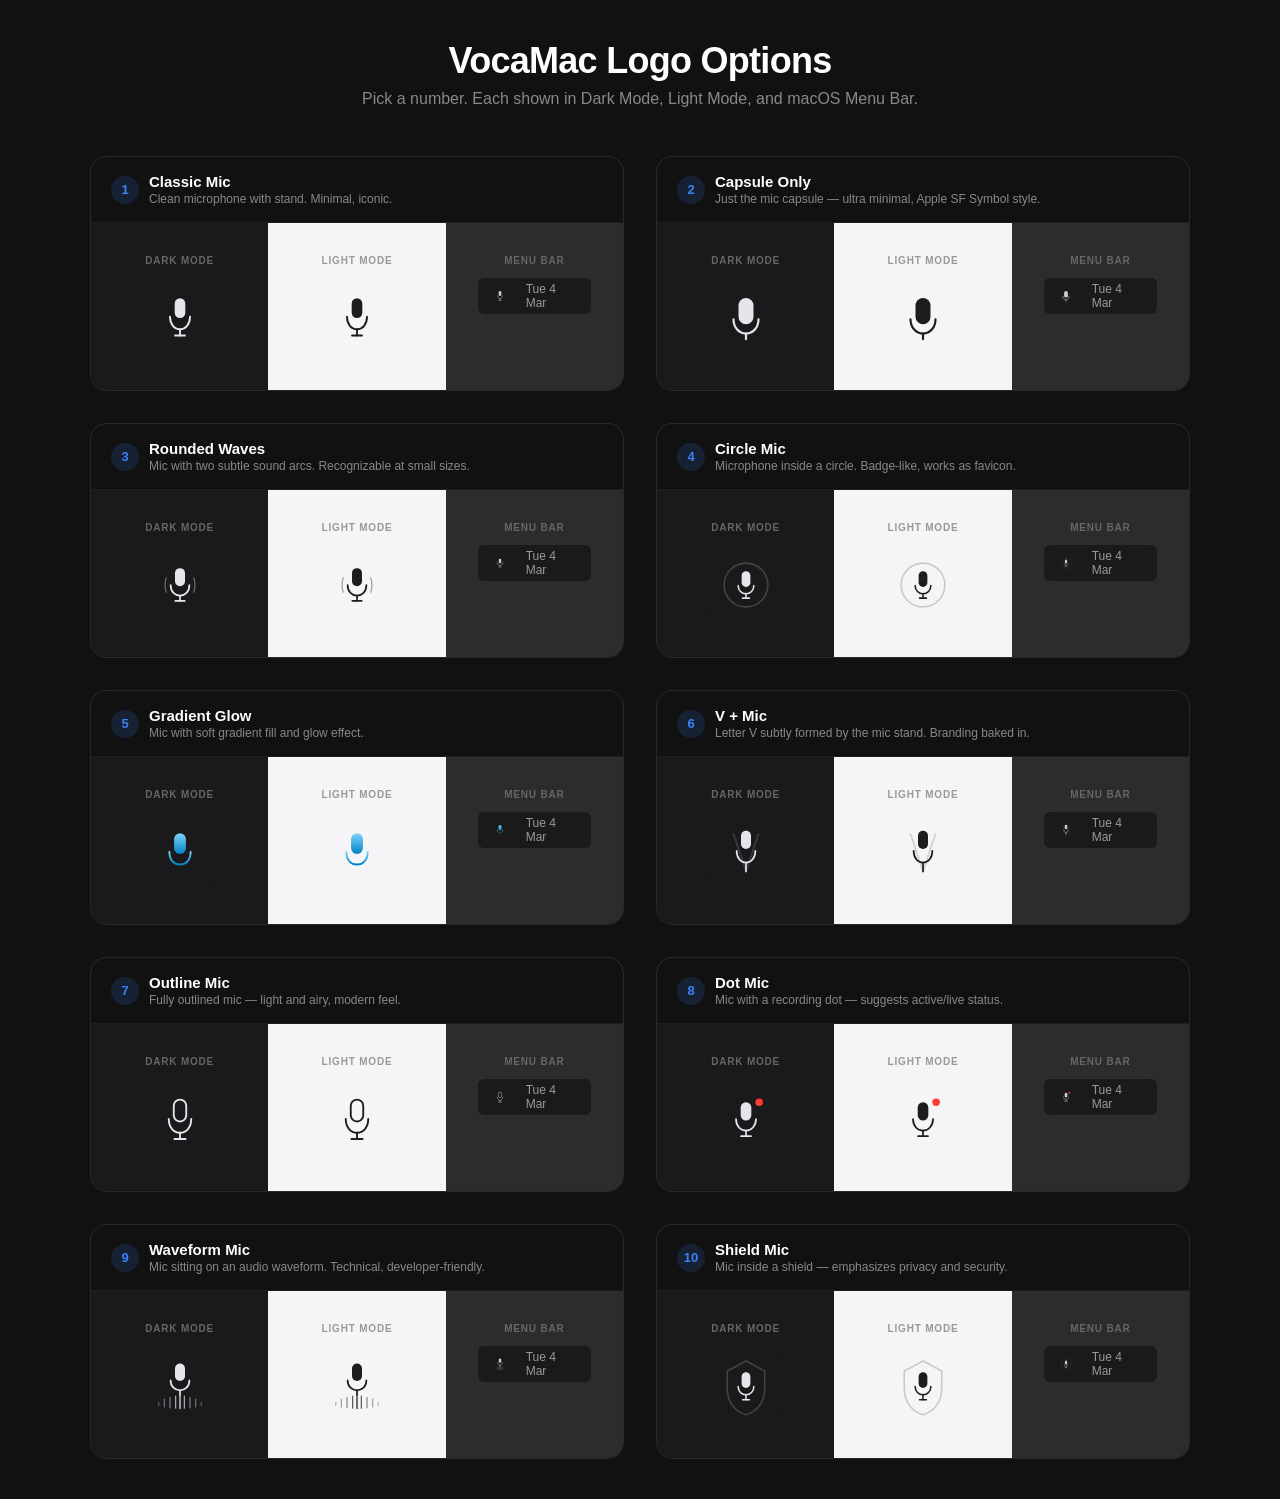
<file: web/logo/index.html>
<!DOCTYPE html>
<html lang="en">
<head>
<meta charset="UTF-8">
<meta name="viewport" content="width=device-width, initial-scale=1.0">
<title>VocaMac Logo Options</title>
<style>
*{box-sizing:border-box;margin:0;padding:0}
body{font-family:-apple-system,BlinkMacSystemFont,"SF Pro Display",sans-serif;background:#111;color:#fff;padding:40px}
h1{text-align:center;font-size:36px;margin-bottom:8px;font-weight:700;letter-spacing:-0.02em}
.subtitle{text-align:center;color:#888;margin-bottom:48px;font-size:16px}
.logo-grid{display:grid;grid-template-columns:repeat(2,1fr);gap:32px;max-width:1100px;margin:0 auto}
.logo-option{border:1px solid rgba(255,255,255,0.1);border-radius:16px;overflow:hidden}
.logo-option:hover{border-color:rgba(255,255,255,0.2)}
.logo-header{padding:16px 20px;border-bottom:1px solid rgba(255,255,255,0.06);display:flex;align-items:center;gap:10px}
.logo-num{background:rgba(59,130,246,0.15);color:#3B82F6;width:28px;height:28px;border-radius:50%;display:flex;align-items:center;justify-content:center;font-size:13px;font-weight:700;flex-shrink:0}
.logo-name{font-size:15px;font-weight:600}
.logo-desc{font-size:12px;color:#888;margin-top:2px}
.previews{display:grid;grid-template-columns:repeat(3,1fr);gap:0}
.preview{padding:32px;display:flex;flex-direction:column;align-items:center;gap:12px}
.preview-label{font-size:10px;text-transform:uppercase;letter-spacing:0.08em;font-weight:600}
.preview--dark{background:#1a1a1a}
.preview--dark .preview-label{color:#666}
.preview--light{background:#f5f5f7}
.preview--light .preview-label{color:#999}
.preview--menubar{background:#2c2c2e;position:relative}
.preview--menubar .preview-label{color:#666}
.menubar-mock{display:flex;align-items:center;gap:8px;background:#1a1a1a;border-radius:6px;padding:4px 12px;font-size:12px;color:#999}
.menubar-mock .menubar-time{margin-left:8px}
.logo-svg{width:80px;height:80px}
.preview--menubar .logo-svg{width:20px;height:20px}
</style>
</head>
<body>
<h1>VocaMac Logo Options</h1>
<p class="subtitle">Pick a number. Each shown in Dark Mode, Light Mode, and macOS Menu Bar.</p>
<div class="logo-grid" id="grid"></div>
<script>
const logos = [
{name:"Classic Mic",desc:"Clean microphone with stand. Minimal, iconic.",
svg:(bg,fg)=>`<svg viewBox="0 0 512 512" fill="none" xmlns="http://www.w3.org/2000/svg"><rect x="16" y="16" width="480" height="480" rx="112" fill="${bg}"/><rect x="222" y="130" width="68" height="126" rx="34" fill="${fg}"/><path d="M192 248C192 296 220 328 256 328C292 328 320 296 320 248" fill="none" stroke="${fg}" stroke-width="12" stroke-linecap="round"/><line x1="256" y1="328" x2="256" y2="368" stroke="${fg}" stroke-width="12" stroke-linecap="round"/><line x1="224" y1="368" x2="288" y2="368" stroke="${fg}" stroke-width="12" stroke-linecap="round"/></svg>`},

{name:"Capsule Only",desc:"Just the mic capsule — ultra minimal, Apple SF Symbol style.",
svg:(bg,fg)=>`<svg viewBox="0 0 512 512" fill="none" xmlns="http://www.w3.org/2000/svg"><rect x="16" y="16" width="480" height="480" rx="112" fill="${bg}"/><rect x="208" y="128" width="96" height="168" rx="48" fill="${fg}"/><path d="M176 264C176 318 212 356 256 356C300 356 336 318 336 264" fill="none" stroke="${fg}" stroke-width="14" stroke-linecap="round"/><line x1="256" y1="356" x2="256" y2="392" stroke="${fg}" stroke-width="14" stroke-linecap="round"/></svg>`},

{name:"Rounded Waves",desc:"Mic with two subtle sound arcs. Recognizable at small sizes.",
svg:(bg,fg)=>`<svg viewBox="0 0 512 512" fill="none" xmlns="http://www.w3.org/2000/svg"><rect x="16" y="16" width="480" height="480" rx="112" fill="${bg}"/><rect x="224" y="148" width="64" height="116" rx="32" fill="${fg}"/><path d="M196 256C196 300 224 324 256 324C288 324 316 300 316 256" fill="none" stroke="${fg}" stroke-width="11" stroke-linecap="round"/><line x1="256" y1="324" x2="256" y2="358" stroke="${fg}" stroke-width="11" stroke-linecap="round"/><line x1="226" y1="358" x2="286" y2="358" stroke="${fg}" stroke-width="11" stroke-linecap="round"/><path d="M168 210C158 240 158 272 168 302" fill="none" stroke="${fg}" stroke-width="8" stroke-linecap="round" opacity="0.4"/><path d="M344 210C354 240 354 272 344 302" fill="none" stroke="${fg}" stroke-width="8" stroke-linecap="round" opacity="0.4"/></svg>`},

{name:"Circle Mic",desc:"Microphone inside a circle. Badge-like, works as favicon.",
svg:(bg,fg)=>`<svg viewBox="0 0 512 512" fill="none" xmlns="http://www.w3.org/2000/svg"><rect x="16" y="16" width="480" height="480" rx="112" fill="${bg}"/><circle cx="256" cy="256" r="140" fill="none" stroke="${fg}" stroke-width="10" opacity="0.2"/><rect x="228" y="168" width="56" height="100" rx="28" fill="${fg}"/><path d="M206 260C206 290 228 312 256 312C284 312 306 290 306 260" fill="none" stroke="${fg}" stroke-width="10" stroke-linecap="round"/><line x1="256" y1="312" x2="256" y2="340" stroke="${fg}" stroke-width="10" stroke-linecap="round"/><line x1="234" y1="340" x2="278" y2="340" stroke="${fg}" stroke-width="10" stroke-linecap="round"/></svg>`},

{name:"Gradient Glow",desc:"Mic with soft gradient fill and glow effect.",
svg:(bg,fg)=>`<svg viewBox="0 0 512 512" fill="none" xmlns="http://www.w3.org/2000/svg"><defs><linearGradient id="g5" x1="0.5" y1="0" x2="0.5" y2="1"><stop offset="0%" stop-color="#7DD3FC"/><stop offset="100%" stop-color="#0284C7"/></linearGradient></defs><rect x="16" y="16" width="480" height="480" rx="112" fill="${bg}"/><rect x="218" y="136" width="76" height="132" rx="38" fill="url(#g5)"/><path d="M188 256C188 308 218 336 256 336C294 336 324 308 324 256" fill="none" stroke="url(#g5)" stroke-width="12" stroke-linecap="round"/><line x1="256" y1="336" x2="256" y2="374" stroke="url(#g5)" stroke-width="12" stroke-linecap="round"/><line x1="222" y1="374" x2="290" y2="374" stroke="url(#g5)" stroke-width="12" stroke-linecap="round"/></svg>`},

{name:"V + Mic",desc:"Letter V subtly formed by the mic stand. Branding baked in.",
svg:(bg,fg)=>`<svg viewBox="0 0 512 512" fill="none" xmlns="http://www.w3.org/2000/svg"><rect x="16" y="16" width="480" height="480" rx="112" fill="${bg}"/><rect x="224" y="120" width="64" height="116" rx="32" fill="${fg}"/><path d="M196 248C196 296 224 324 256 324C288 324 316 296 316 248" fill="none" stroke="${fg}" stroke-width="11" stroke-linecap="round"/><line x1="176" y1="140" x2="256" y2="380" stroke="${fg}" stroke-width="12" stroke-linecap="round" opacity="0.15"/><line x1="336" y1="140" x2="256" y2="380" stroke="${fg}" stroke-width="12" stroke-linecap="round" opacity="0.15"/><line x1="256" y1="324" x2="256" y2="380" stroke="${fg}" stroke-width="11" stroke-linecap="round"/></svg>`},

{name:"Outline Mic",desc:"Fully outlined mic — light and airy, modern feel.",
svg:(bg,fg)=>`<svg viewBox="0 0 512 512" fill="none" xmlns="http://www.w3.org/2000/svg"><rect x="16" y="16" width="480" height="480" rx="112" fill="${bg}"/><rect x="216" y="132" width="80" height="140" rx="40" fill="none" stroke="${fg}" stroke-width="12"/><path d="M184 256C184 310 216 344 256 344C296 344 328 310 328 256" fill="none" stroke="${fg}" stroke-width="12" stroke-linecap="round"/><line x1="256" y1="344" x2="256" y2="384" stroke="${fg}" stroke-width="12" stroke-linecap="round"/><line x1="220" y1="384" x2="292" y2="384" stroke="${fg}" stroke-width="12" stroke-linecap="round"/></svg>`},

{name:"Dot Mic",desc:"Mic with a recording dot — suggests active/live status.",
svg:(bg,fg)=>`<svg viewBox="0 0 512 512" fill="none" xmlns="http://www.w3.org/2000/svg"><rect x="16" y="16" width="480" height="480" rx="112" fill="${bg}"/><rect x="222" y="148" width="68" height="118" rx="34" fill="${fg}"/><path d="M192 256C192 302 222 330 256 330C290 330 320 302 320 256" fill="none" stroke="${fg}" stroke-width="11" stroke-linecap="round"/><line x1="256" y1="330" x2="256" y2="366" stroke="${fg}" stroke-width="11" stroke-linecap="round"/><line x1="224" y1="366" x2="288" y2="366" stroke="${fg}" stroke-width="11" stroke-linecap="round"/><circle cx="340" cy="148" r="24" fill="#FF3B30"/></svg>`},

{name:"Waveform Mic",desc:"Mic sitting on an audio waveform. Technical, developer-friendly.",
svg:(bg,fg)=>`<svg viewBox="0 0 512 512" fill="none" xmlns="http://www.w3.org/2000/svg"><rect x="16" y="16" width="480" height="480" rx="112" fill="${bg}"/><rect x="224" y="112" width="64" height="112" rx="32" fill="${fg}"/><path d="M196 220C196 260 224 284 256 284C288 284 316 260 316 220" fill="none" stroke="${fg}" stroke-width="11" stroke-linecap="round"/><line x1="256" y1="284" x2="256" y2="312" stroke="${fg}" stroke-width="11" stroke-linecap="round"/><line x1="120" y1="380" x2="120" y2="360" stroke="${fg}" stroke-width="8" stroke-linecap="round" opacity="0.3"/><line x1="156" y1="390" x2="156" y2="340" stroke="${fg}" stroke-width="8" stroke-linecap="round" opacity="0.4"/><line x1="192" y1="395" x2="192" y2="330" stroke="${fg}" stroke-width="8" stroke-linecap="round" opacity="0.5"/><line x1="228" y1="398" x2="228" y2="320" stroke="${fg}" stroke-width="8" stroke-linecap="round" opacity="0.7"/><line x1="256" y1="400" x2="256" y2="312" stroke="${fg}" stroke-width="8" stroke-linecap="round"/><line x1="284" y1="398" x2="284" y2="320" stroke="${fg}" stroke-width="8" stroke-linecap="round" opacity="0.7"/><line x1="320" y1="395" x2="320" y2="330" stroke="${fg}" stroke-width="8" stroke-linecap="round" opacity="0.5"/><line x1="356" y1="390" x2="356" y2="340" stroke="${fg}" stroke-width="8" stroke-linecap="round" opacity="0.4"/><line x1="392" y1="380" x2="392" y2="360" stroke="${fg}" stroke-width="8" stroke-linecap="round" opacity="0.3"/></svg>`},

{name:"Shield Mic",desc:"Mic inside a shield — emphasizes privacy and security.",
svg:(bg,fg)=>`<svg viewBox="0 0 512 512" fill="none" xmlns="http://www.w3.org/2000/svg"><rect x="16" y="16" width="480" height="480" rx="112" fill="${bg}"/><path d="M256 96L136 160V272C136 368 196 424 256 440C316 424 376 368 376 272V160L256 96Z" fill="none" stroke="${fg}" stroke-width="10" opacity="0.2"/><rect x="228" y="168" width="56" height="100" rx="28" fill="${fg}"/><path d="M206 260C206 290 228 312 256 312C284 312 306 290 306 260" fill="none" stroke="${fg}" stroke-width="10" stroke-linecap="round"/><line x1="256" y1="312" x2="256" y2="344" stroke="${fg}" stroke-width="10" stroke-linecap="round"/><line x1="234" y1="344" x2="278" y2="344" stroke="${fg}" stroke-width="10" stroke-linecap="round"/></svg>`}
];

const grid = document.getElementById('grid');
logos.forEach((logo, i) => {
    const n = i + 1;
    const darkSvg = logo.svg('#1A1A1C','#E5E5EA');
    const lightSvg = logo.svg('#F5F5F7','#1D1D1F');
    const barSvg = logo.svg('transparent','#CCCCCC');
    const encode = svg => 'data:image/svg+xml,' + encodeURIComponent(svg);
    grid.innerHTML += `
    <div class="logo-option">
        <div class="logo-header">
            <div class="logo-num">${n}</div>
            <div><div class="logo-name">${logo.name}</div><div class="logo-desc">${logo.desc}</div></div>
        </div>
        <div class="previews">
            <div class="preview preview--dark">
                <span class="preview-label">Dark Mode</span>
                <img class="logo-svg" src="${encode(darkSvg)}" alt="Logo ${n} dark">
            </div>
            <div class="preview preview--light">
                <span class="preview-label">Light Mode</span>
                <img class="logo-svg" src="${encode(lightSvg)}" alt="Logo ${n} light">
            </div>
            <div class="preview preview--menubar">
                <span class="preview-label">Menu Bar</span>
                <div class="menubar-mock">
                    <img class="logo-svg" src="${encode(barSvg)}" alt="Logo ${n} menubar">
                    <span class="menubar-time">Tue 4 Mar</span>
                </div>
            </div>
        </div>
    </div>`;
});
</script>
</body>
</html>
</file>
<file: web/style.css>
/* VocaMac — Mac-native aesthetic website
   Light mode only, system fonts, glassmorphism, clean typography */

/* ========== CSS Variables ========== */

:root {
    --bg-primary: #FFFFFF;
    --bg-secondary: #F5F5F7;
    --bg-tertiary: #E8E8ED;
    --text-primary: #1D1D1F;
    --text-secondary: #6E6E73;
    --text-tertiary: #98989D;
    --border-color: rgba(0, 0, 0, 0.08);
    --border-hover: rgba(0, 0, 0, 0.15);
    --accent: #0071E3;
    --accent-hover: #0077ED;
    --green: #34C759;
    --red: #FF3B30;
    --orange: #FF9500;
    --code-bg: #F5F5F7;
    --card-bg: rgba(0, 0, 0, 0.02);
    --card-hover-bg: rgba(0, 0, 0, 0.04);
    --navbar-bg: rgba(255, 255, 255, 0.75);
    --glass-bg: rgba(0, 0, 0, 0.04);
    --glass-hover-bg: rgba(0, 0, 0, 0.08);
    --mockup-bg: #F5F5F7;
    --mockup-bar: #E8E8ED;
    --glow-opacity: 0.04;
    --btn-primary-bg: #1D1D1F;
    --btn-primary-color: #FFFFFF;
    --btn-primary-hover: #333333;
    --radius-sm: 8px;
    --radius-md: 12px;
    --radius-lg: 16px;
    --radius-xl: 20px;
    --shadow-sm: 0 4px 12px rgba(0, 0, 0, 0.08);
    --shadow-md: 0 12px 32px rgba(0, 0, 0, 0.1);
    --shadow-lg: 0 24px 64px rgba(0, 0, 0, 0.12);
    --max-width: 1200px;
    color-scheme: light;
}

/* ========== Reset & Base ========== */
*, *::before, *::after { box-sizing: border-box; margin: 0; padding: 0; }

html {
    scroll-behavior: smooth;
    -webkit-font-smoothing: antialiased;
    -moz-osx-font-smoothing: grayscale;
}

body {
    font-family: -apple-system, BlinkMacSystemFont, "SF Pro Display", "SF Pro Text", "Helvetica Neue", Arial, sans-serif;
    font-size: 16px;
    line-height: 1.6;
    color: var(--text-primary);
    background: var(--bg-primary);
    overflow-x: hidden;
}

a { color: inherit; text-decoration: none; }
ul { list-style: none; }
img { max-width: 100%; display: block; }

.container {
    max-width: var(--max-width);
    margin: 0 auto;
    padding: 0 48px;
}

/* ========== Typography ========== */
h1 { font-size: clamp(40px, 7vw, 72px); font-weight: 700; letter-spacing: -0.03em; line-height: 1.05; }
h2 { font-size: clamp(28px, 4vw, 48px); font-weight: 600; letter-spacing: -0.02em; line-height: 1.1; }
h3 { font-size: 20px; font-weight: 600; letter-spacing: -0.01em; }
h4 { font-size: 16px; font-weight: 600; }

.text-secondary { color: var(--text-secondary); font-size: 17px; line-height: 1.7; }
.text-gradient {
    background: linear-gradient(90deg, #2997FF 0%, #68C9FF 100%);
    -webkit-background-clip: text;
    -webkit-text-fill-color: transparent;
    background-clip: text;
}

/* ========== Badges ========== */
.badge {
    display: inline-block;
    font-size: 11px;
    font-weight: 600;
    letter-spacing: 0.05em;
    text-transform: uppercase;
    padding: 3px 10px;
    border-radius: 6px;
    line-height: 1.4;
}
.badge--alpha {
    background: rgba(239, 68, 68, 0.15);
    color: #EF4444;
    border: 1px solid rgba(239, 68, 68, 0.3);
}
.badge--outline {
    background: transparent;
    color: var(--text-secondary);
    border: 1px solid var(--border-color);
}
.badge--primary {
    background: rgba(59, 130, 246, 0.15);
    color: var(--accent);
    border: 1px solid rgba(59, 130, 246, 0.3);
}

/* ========== Buttons ========== */
.button {
    display: inline-flex;
    align-items: center;
    gap: 8px;
    padding: 14px 28px;
    border-radius: var(--radius-sm);
    font-size: 15px;
    font-weight: 500;
    cursor: pointer;
    transition: all 0.25s ease;
    border: none;
}
.button--primary {
    background: var(--btn-primary-bg);
    color: var(--btn-primary-color);
}
.button--primary:hover {
    background: var(--btn-primary-hover);
    transform: translateY(-1px);
}
.button--glass {
    background: var(--glass-bg);
    backdrop-filter: blur(10px);
    border: 1px solid var(--border-color);
    color: var(--text-primary);
}
.button--glass:hover {
    background: var(--glass-hover-bg);
    border-color: var(--border-hover);
}

/* ========== Navbar ========== */
.navbar {
    position: fixed;
    top: 0;
    left: 0;
    right: 0;
    z-index: 1000;
    background: var(--navbar-bg);
    backdrop-filter: blur(20px);
    -webkit-backdrop-filter: blur(20px);
    border-bottom: 1px solid var(--border-color);
    padding: 14px 0;
}
.navbar__actions { display: flex; align-items: center; gap: 8px; }
.navbar__container {
    display: flex;
    align-items: center;
    justify-content: space-between;
}
.navbar__logo {
    display: flex;
    align-items: center;
    gap: 8px;
    font-size: 17px;
    font-weight: 600;
}
.navbar__icon { font-size: 22px; }
.navbar__logo-img { width: auto; height: 24px; }
.footer__logo-img { width: auto; height: 20px; }
.mockup__app-logo { width: auto; height: 28px; }
.navbar__menu {
    display: flex;
    gap: 36px;
}
.navbar__link {
    color: var(--text-secondary);
    font-size: 14px;
    font-weight: 500;
    transition: color 0.2s;
}
.navbar__link:hover { color: var(--text-primary); }
.navbar__cta {
    display: inline-flex;
    align-items: center;
    padding: 8px 18px;
    border-radius: var(--radius-sm);
    border: 1px solid var(--border-color);
    font-size: 13px;
    font-weight: 500;
    color: var(--text-secondary);
    transition: all 0.2s;
}
.navbar__cta:hover {
    background: rgba(255, 255, 255, 0.06);
    color: var(--text-primary);
    border-color: var(--border-hover);
}
.navbar__toggle { display: none; background: none; border: none; cursor: pointer; flex-direction: column; gap: 5px; }
.navbar__toggle span { width: 20px; height: 2px; background: var(--text-primary); transition: 0.3s; }

/* Light mode code block adjustments */
.code-block { color: #1D1D1F; }
.text-gradient {
    background: linear-gradient(90deg, #0071E3 0%, #40A9FF 100%);
    -webkit-background-clip: text;
    -webkit-text-fill-color: transparent;
    background-clip: text;
}
/* Badge adjustments */
.badge--alpha {
    background: rgba(239, 68, 68, 0.1);
    border-color: rgba(239, 68, 68, 0.2);
}
.badge--primary {
    background: rgba(0, 113, 227, 0.1);
    border-color: rgba(0, 113, 227, 0.2);
}
/* Check/cross colors */
.check { color: #34C759; }
.cross { color: #FF3B30; }

/* ========== Hero ========== */
.hero {
    padding: 160px 0 100px;
    position: relative;
    overflow: hidden;
}
.hero::before {
    content: "";
    position: absolute;
    top: -200px;
    right: -200px;
    width: 600px;
    height: 600px;
    background: radial-gradient(circle, rgba(59, 130, 246, var(--glow-opacity)) 0%, transparent 70%);
    pointer-events: none;
}
.hero__container {
    display: grid;
    grid-template-columns: 1fr 1fr;
    gap: 64px;
    align-items: center;
}
.hero__content { display: flex; flex-direction: column; gap: 24px; }
.hero__badges { display: flex; gap: 8px; }
.hero__subtext { font-size: 18px; color: var(--text-secondary); line-height: 1.7; max-width: 520px; }
.hero__actions { display: flex; gap: 12px; flex-wrap: wrap; }
.hero__pills {
    display: flex;
    justify-content: center;
    gap: 40px;
    flex-wrap: wrap;
    margin-top: 48px;
    max-width: var(--max-width);
    margin-left: auto;
    margin-right: auto;
}
.hero__pill {
    display: inline-flex;
    align-items: center;
    gap: 6px;
    font-size: 14px;
    font-weight: 500;
    color: var(--text-secondary);
}
.hero__cta-centered {
    display: flex;
    justify-content: center;
    align-items: center;
    gap: 20px;
    margin-top: 48px;
    padding-bottom: 12px;
}
.button--hero-primary {
    display: inline-flex;
    align-items: center;
    padding: 14px 32px;
    font-size: 16px;
    font-weight: 600;
    letter-spacing: -0.01em;
    border-radius: 100px;
    background: #0071E3;
    color: #FFFFFF;
    border: none;
    text-decoration: none;
    transition: all 0.3s ease;
    box-shadow: 0 4px 14px rgba(0, 113, 227, 0.25);
}
.button--hero-primary:hover {
    background: #0077ED;
    box-shadow: 0 6px 20px rgba(0, 113, 227, 0.35);
    transform: translateY(-1px);
}
.button--hero-primary svg { stroke: #FFFFFF; }
.button--hero-secondary {
    display: inline-flex;
    align-items: center;
    padding: 14px 32px;
    font-size: 16px;
    font-weight: 600;
    letter-spacing: -0.01em;
    border-radius: 100px;
    background: #FFFFFF;
    color: #1D1D1F;
    border: 1.5px solid #D2D2D7;
    text-decoration: none;
    transition: all 0.3s ease;
}
.button--hero-secondary:hover {
    background: #F5F5F7;
    border-color: #B0B0B5;
    transform: translateY(-1px);
}

/* ========== Mockup ========== */
.hero__visual { display: flex; justify-content: center; }
.mockup {
    width: 380px;
    border-radius: var(--radius-xl);
    overflow: hidden;
    box-shadow: var(--shadow-lg), 0 0 0 1px var(--border-color);
    background: var(--mockup-bg);
}
.mockup__menubar {
    display: flex;
    justify-content: space-between;
    align-items: center;
    padding: 6px 14px;
    background: var(--mockup-bar);
    font-size: 12px;
    color: var(--text-secondary);
}
.mockup__menubar-left, .mockup__menubar-right { display: flex; align-items: center; gap: 12px; }
.mockup__apple { opacity: 0.8; }
.mockup__menubar-item { font-size: 12px; }
.mockup__menubar-icon { font-size: 14px; }
.mockup__mic-icon { width: auto; height: 14px; filter: drop-shadow(0 0 4px rgba(59, 130, 246, 0.5)); }
.mockup__popover {
    padding: 16px;
    display: flex;
    flex-direction: column;
    gap: 12px;
}
.mockup__header { display: flex; justify-content: space-between; align-items: center; }
.mockup__header-left { display: flex; align-items: center; gap: 10px; }
.mockup__app-icon { font-size: 28px; }
.mockup__app-name { font-size: 15px; font-weight: 600; display: flex; align-items: center; gap: 6px; }
.mockup__model { font-size: 11px; color: var(--text-tertiary); }
.mockup__status-dot { width: 8px; height: 8px; border-radius: 50%; }
.mockup__status-dot--ready { background: var(--green); box-shadow: 0 0 8px rgba(74, 222, 128, 0.4); }
.mockup__divider { height: 1px; background: var(--border-color); }
.mockup__status-row { display: flex; justify-content: space-between; align-items: center; }
.mockup__status-text { font-size: 13px; font-weight: 500; }
.mockup__status-text--ready { color: var(--green); }
.mockup__hint { font-size: 11px; color: var(--text-tertiary); }
.mockup__transcription { display: flex; flex-direction: column; gap: 6px; }
.mockup__transcription-label { font-size: 11px; color: var(--text-tertiary); }
.mockup__transcription-text {
    font-size: 13px;
    padding: 10px;
    background: var(--glass-bg);
    border-radius: var(--radius-sm);
    line-height: 1.5;
}
.mockup__transcription-header { display: flex; justify-content: space-between; align-items: center; }
.mockup__copy-icon { font-size: 12px; opacity: 0.5; }
.mockup__transcription-meta { font-size: 10px; color: var(--text-tertiary); }
.mockup__header-right { display: flex; gap: 10px; }
.mockup__resource { font-size: 11px; color: var(--text-tertiary); }
.mockup__actions { display: flex; flex-direction: column; gap: 4px; }
.mockup__action-row {
    display: flex;
    justify-content: space-between;
    align-items: center;
    font-size: 13px;
    padding: 6px 4px;
    border-radius: 6px;
}
.mockup__action-row:hover { background: var(--glass-bg); }
.mockup__shortcut { font-size: 12px; color: var(--text-tertiary); }

/* ========== Section Headers ========== */
section { padding: 100px 0; }
.section-header {
    text-align: center;
    margin-bottom: 64px;
    display: flex;
    flex-direction: column;
    align-items: center;
    gap: 16px;
}
.section-header--left { text-align: left; align-items: flex-start; }
.section-header p { max-width: 600px; }

/* ========== How It Works ========== */
.how-it-works { background: var(--bg-secondary); }
.steps { display: grid; grid-template-columns: repeat(3, 1fr); gap: 40px; }
.step {
    text-align: center;
    display: flex;
    flex-direction: column;
    align-items: center;
    gap: 16px;
    opacity: 0;
    transform: translateY(20px);
    transition: all 0.6s ease;
}
.step.visible { opacity: 1; transform: translateY(0); }
.step__number {
    width: 32px;
    height: 32px;
    border-radius: 50%;
    border: 1px solid var(--border-hover);
    display: flex;
    align-items: center;
    justify-content: center;
    font-size: 13px;
    font-weight: 600;
    color: var(--text-secondary);
}
.step__icon { font-size: 40px; }
.step p { color: var(--text-secondary); font-size: 14px; max-width: 280px; }

/* ========== Features ========== */
.features__grid {
    display: grid;
    grid-template-columns: repeat(4, 1fr);
    gap: 20px;
}
.feature-card {
    padding: 28px;
    border-radius: var(--radius-lg);
    border: 1px solid var(--border-color);
    background: var(--card-bg);
    transition: all 0.3s ease;
    display: flex;
    flex-direction: column;
    align-items: center;
    text-align: center;
    gap: 12px;
    opacity: 0;
    transform: translateY(20px);
}
.feature-card.visible { opacity: 1; transform: translateY(0); }
.feature-card:hover {
    cursor: pointer;
    border-color: var(--border-hover);
    background: var(--card-hover-bg);
    transform: translateY(-2px);
}
.feature-card__icon { font-size: 28px; }
.feature-card p { color: var(--text-secondary); font-size: 14px; line-height: 1.6; }

/* ========== Privacy ========== */
.privacy { background: var(--bg-secondary); }
.privacy__content { display: grid; grid-template-columns: 1fr 1fr; gap: 64px; margin-bottom: 64px; }
.privacy__points { display: flex; flex-direction: column; gap: 24px; }
.privacy__point {
    display: flex;
    gap: 16px;
    align-items: flex-start;
    opacity: 0;
    transform: translateX(20px);
    transition: all 0.5s ease;
}
.privacy__point.visible { opacity: 1; transform: translateX(0); }
.privacy__point-icon { font-size: 24px; flex-shrink: 0; margin-top: 2px; }
.privacy__point h4 { margin-bottom: 4px; }
.privacy__point p { color: var(--text-secondary); font-size: 14px; }

/* Comparison Table */
.privacy__comparison { max-width: 700px; margin: 0 auto; }
.privacy__comparison h3 { text-align: center; margin-bottom: 24px; }
.comparison-table {
    border: 1px solid var(--border-color);
    border-radius: var(--radius-lg);
    overflow: hidden;
}
.comparison-row {
    display: grid;
    grid-template-columns: 2fr 1fr 1fr 1fr;
    text-align: center;
    font-size: 14px;
    border-bottom: 1px solid var(--border-color);
}
.comparison-row:last-child { border-bottom: none; }
.comparison-row div { padding: 12px 16px; }
.comparison-row div:first-child { text-align: left; color: var(--text-secondary); }
.comparison-row--header { background: var(--card-bg); font-weight: 600; font-size: 13px; }
.comparison-row--header div:first-child { color: var(--text-tertiary); }
.check { color: var(--green); font-weight: 700; }
.cross { color: var(--red); opacity: 0.6; }
.partial { color: var(--orange); }

/* ========== Models ========== */
.models__grid {
    display: grid;
    grid-template-columns: repeat(5, 1fr);
    gap: 20px;
}
.model-card {
    padding: 28px;
    border-radius: var(--radius-lg);
    border: 1px solid var(--border-color);
    background: var(--card-bg);
    text-align: center;
    display: flex;
    flex-direction: column;
    align-items: center;
    gap: 8px;
    transition: all 0.3s ease;
    opacity: 0;
    transform: translateY(20px);
    position: relative;
}
.model-card.visible { opacity: 1; transform: translateY(0); }
.model-card:hover {
    cursor: pointer;
    border-color: var(--border-hover);
    background: var(--card-hover-bg);
}
.model-card--recommended {
    border-color: rgba(59, 130, 246, 0.3);
    background: rgba(59, 130, 246, 0.05);
}
.model-card--recommended:hover { border-color: rgba(59, 130, 246, 0.5); }
.model-card__name { font-size: 22px; font-weight: 700; }
.model-card__speed { font-size: 16px; letter-spacing: 2px; }
.model-card__quality { font-size: 14px; color: var(--text-secondary); }
.model-card__detail { font-size: 12px; color: var(--text-tertiary); white-space: nowrap; }
.model-card__best { font-size: 12px; color: var(--text-tertiary); margin-top: 4px; white-space: nowrap; }

/* ========== Install ========== */
.install { background: var(--bg-secondary); }
.install__tabs {
    display: flex;
    justify-content: center;
    gap: 0;
    margin-bottom: 32px;
    background: var(--card-bg);
    border: 1px solid var(--border-color);
    border-radius: var(--radius-lg);
    padding: 4px;
    width: fit-content;
    margin-left: auto;
    margin-right: auto;
}
.install__tab {
    padding: 12px 32px;
    border-radius: var(--radius-md);
    border: none;
    background: transparent;
    color: var(--text-secondary);
    font-size: 15px;
    font-weight: 500;
    cursor: pointer;
    transition: all 0.3s ease;
    position: relative;
}
.install__tab:hover { color: var(--text-primary); }
.install__tab--active {
    background: var(--accent);
    color: #fff;
    font-weight: 600;
    box-shadow: 0 2px 8px rgba(59, 130, 246, 0.3);
}
.install__download-btn {
    margin-top: 12px;
    display: inline-flex;
}
.install__card {
    display: grid;
    grid-template-columns: 2fr 1fr;
    gap: 48px;
    padding: 48px;
    border-radius: var(--radius-xl);
    border: 1px solid var(--border-color);
    background: var(--card-bg);
}
.install__steps { display: flex; flex-direction: column; gap: 36px; }
.install__step {
    display: flex;
    gap: 20px;
    align-items: flex-start;
    opacity: 0;
    transform: translateY(15px);
    transition: all 0.5s ease;
}
.install__step.visible { opacity: 1; transform: translateY(0); }
.install__step-num {
    width: 36px;
    height: 36px;
    border-radius: 50%;
    background: rgba(59, 130, 246, 0.15);
    color: var(--accent);
    display: flex;
    align-items: center;
    justify-content: center;
    font-size: 15px;
    font-weight: 700;
    flex-shrink: 0;
    margin-top: 2px;
}
.install__step h4 { margin-bottom: 8px; font-size: 17px; }
.code-block {
    background: #1a1b26;
    border: 1px solid rgba(255, 255, 255, 0.08);
    border-radius: 10px;
    margin-top: 12px;
    max-width: 100%;
    overflow: hidden;
}
.code-block__titlebar {
    display: flex;
    align-items: center;
    justify-content: space-between;
    padding: 10px 16px;
    background: rgba(255, 255, 255, 0.04);
    border-bottom: 1px solid rgba(255, 255, 255, 0.06);
}
.code-block__dots {
    display: flex;
    gap: 6px;
}
.code-block__dot {
    width: 10px;
    height: 10px;
    border-radius: 50%;
}
.code-block__dot--red { background: #ff5f56; }
.code-block__dot--yellow { background: #ffbd2e; }
.code-block__dot--green { background: #27c93f; }
.code-block__title {
    font-size: 11px;
    color: rgba(255, 255, 255, 0.35);
    font-family: "SF Mono", Menlo, Monaco, Consolas, monospace;
}
.code-block__copy {
    background: rgba(255, 255, 255, 0.08);
    border: 1px solid rgba(255, 255, 255, 0.1);
    border-radius: 6px;
    color: rgba(255, 255, 255, 0.5);
    font-size: 11px;
    padding: 4px 10px;
    cursor: pointer;
    transition: all 0.2s ease;
    font-family: -apple-system, BlinkMacSystemFont, sans-serif;
    display: flex;
    align-items: center;
    gap: 4px;
}
.code-block__copy:hover {
    background: rgba(255, 255, 255, 0.14);
    color: rgba(255, 255, 255, 0.8);
    border-color: rgba(255, 255, 255, 0.2);
}
.code-block__copy--copied {
    background: rgba(39, 201, 63, 0.15) !important;
    color: #27c93f !important;
    border-color: rgba(39, 201, 63, 0.3) !important;
}
.code-block__body {
    padding: 16px 20px;
    overflow-x: auto;
    -webkit-overflow-scrolling: touch;
}
.code-block__body code {
    font-family: "SF Mono", Menlo, Monaco, Consolas, monospace;
    font-size: 13px;
    color: #a9dc76;
    line-height: 1.8;
    white-space: pre;
    display: block;
}
.code-block__body code .prompt {
    color: #78dce8;
    user-select: none;
}
.install__requirements {
    padding: 28px;
    background: rgba(59, 130, 246, 0.04);
    border-radius: var(--radius-md);
    border: 1px solid var(--border-color);
    height: fit-content;
    position: sticky;
    top: 100px;
}
.install__requirements h4 { margin-bottom: 16px; font-size: 16px; }
.install__requirements ul { display: flex; flex-direction: column; gap: 12px; }
.install__requirements li { color: var(--text-secondary); font-size: 14px; padding-left: 20px; position: relative; }
.install__requirements li::before { content: "✓"; position: absolute; left: 0; color: var(--green); font-weight: 600; }

/* ========== Family ========== */
.family__grid { display: grid; grid-template-columns: repeat(3, 1fr); gap: 24px; }
.family-card {
    padding: 32px;
    border-radius: var(--radius-lg);
    border: 1px solid var(--border-color);
    background: var(--card-bg);
    display: flex;
    flex-direction: column;
    align-items: center;
    text-align: center;
    gap: 12px;
    transition: all 0.3s ease;
    opacity: 0;
    transform: translateY(15px);
}
.family-card.visible { opacity: 1; transform: translateY(0); }
.family-card:hover { border-color: var(--border-hover); background: var(--card-hover-bg); }
.family-card__icon { font-size: 36px; display: flex; align-items: center; justify-content: center; min-height: 44px; }
.family-card__name { font-size: 20px; font-weight: 700; }
.family-card p { color: var(--text-secondary); font-size: 14px; }
.family-card__link { color: var(--accent); font-size: 13px; font-weight: 500; margin-top: 4px; }
.family-card--linux { border-color: rgba(16, 185, 129, 0.3); background: rgba(16, 185, 129, 0.06); }
.family-card--linux:hover { border-color: rgba(16, 185, 129, 0.5); background: rgba(16, 185, 129, 0.1); }
.family-card--active { border-color: rgba(0, 113, 227, 0.4); background: rgba(0, 113, 227, 0.04); box-shadow: 0 0 0 2px rgba(0, 113, 227, 0.15); }
.family-card--active:hover { border-color: rgba(0, 113, 227, 0.6); background: rgba(0, 113, 227, 0.08); }
.family-card--windows { border-color: rgba(0, 173, 239, 0.3); background: rgba(0, 173, 239, 0.06); }
.family-card--windows:hover { border-color: rgba(0, 173, 239, 0.5); background: rgba(0, 173, 239, 0.1); }
.family-card--soon { opacity: 0.7; }
.family-card--soon.visible { opacity: 0.7; }

/* ========== FAQ ========== */
.faq__list { max-width: 720px; margin: 0 auto; display: flex; flex-direction: column; gap: 8px; }
.faq__item {
    border: 1px solid var(--border-color);
    border-radius: var(--radius-md);
    overflow: hidden;
    transition: all 0.3s ease;
    opacity: 0;
    transform: translateY(10px);
}
.faq__item.visible { opacity: 1; transform: translateY(0); }
.faq__item:hover { border-color: var(--border-hover); }
.faq__item summary {
    padding: 18px 24px;
    font-weight: 500;
    font-size: 15px;
    cursor: pointer;
    list-style: none;
    display: flex;
    justify-content: space-between;
    align-items: center;
}
.faq__item summary::-webkit-details-marker { display: none; }
.faq__item summary::after { content: "+"; font-size: 20px; color: var(--text-tertiary); transition: 0.2s; }
.faq__item[open] summary::after { content: "−"; }
.faq__item[open] { background: var(--card-bg); }
.faq__item p {
    padding: 0 24px 18px;
    color: var(--text-secondary);
    font-size: 14px;
    line-height: 1.7;
}

/* ========== CTA ========== */
.cta {
    text-align: center;
    position: relative;
    overflow: hidden;
}
.cta::before {
    content: "";
    position: absolute;
    top: 50%;
    left: 50%;
    transform: translate(-50%, -50%);
    width: 600px;
    height: 600px;
    background: radial-gradient(circle, rgba(59, 130, 246, var(--glow-opacity)) 0%, transparent 70%);
    pointer-events: none;
}
.cta__content { display: flex; flex-direction: column; align-items: center; gap: 20px; position: relative; }
.cta__actions { display: flex; gap: 12px; margin-top: 8px; }

/* ========== Footer ========== */
.footer {
    border-top: 1px solid var(--border-color);
    padding: 32px 0;
}
.footer__container {
    display: flex;
    align-items: center;
    justify-content: space-between;
}
.footer__left { display: flex; align-items: center; gap: 8px; font-weight: 600; }
.footer__brand { font-size: 15px; }
.footer__links { display: flex; gap: 24px; }
.footer__links a { color: var(--text-tertiary); font-size: 13px; transition: color 0.2s; }
.footer__links a:hover { color: var(--text-primary); }
.footer__right { color: var(--text-tertiary); font-size: 13px; }
.footer__right a { color: var(--text-secondary); transition: color 0.2s; }
.footer__right a:hover { color: var(--text-primary); }

/* ========== Mobile Responsive ========== */
@media (max-width: 1024px) {
    .container { padding: 0 32px; }
    .features__grid { grid-template-columns: repeat(2, 1fr); }
    .models__grid { grid-template-columns: repeat(3, 1fr); }
    .hero__container { grid-template-columns: 1fr; text-align: center; }
    .hero__content { align-items: center; }
    .hero__subtext { max-width: 100%; }
    .privacy__content { grid-template-columns: 1fr; }
    .section-header--left { text-align: center; align-items: center; }
    .install__card { grid-template-columns: 1fr; }
}

@media (max-width: 768px) {
    .container { padding: 0 20px; }
    section { padding: 64px 0; }
    .navbar__menu { display: none; position: absolute; top: 100%; left: 0; right: 0; background: var(--navbar-bg); backdrop-filter: blur(20px); flex-direction: column; padding: 20px; gap: 16px; border-bottom: 1px solid var(--border-color); }
    .navbar__menu--open { display: flex; }
    .navbar__cta { padding: 8px; min-width: unset; }
    .navbar__cta-text { display: none; }
    .navbar__cta svg { margin-right: 0 !important; }
    .navbar__toggle { display: flex; }
    .steps { grid-template-columns: 1fr; gap: 32px; }
    .features__grid { grid-template-columns: 1fr; }
    .models__grid { grid-template-columns: repeat(2, 1fr); }
    .family__grid { grid-template-columns: 1fr; }
    .hero__actions { flex-direction: column; align-items: center; }
    .hero__actions .button { width: 100%; justify-content: center; }
    .hero__visual { display: none; }
    .comparison-table { font-size: 12px; }
    .comparison-row { grid-template-columns: 1.5fr 1fr 1fr 1fr; }
    .comparison-row div { padding: 8px 10px; }
    .footer__container { flex-direction: column; gap: 16px; text-align: center; }
    .install__card { padding: 24px; grid-template-columns: 1fr; gap: 24px; }
    .install__tabs { border-radius: var(--radius-md); }
    .install__tab { padding: 10px 16px; font-size: 13px; }
    .code-block__body { padding: 12px 14px; }
    .code-block__body code { font-size: 11px; white-space: pre-wrap; word-break: break-word; }
    .code-block__titlebar { padding: 8px 12px; }
    .code-block__title { display: none; }
}

@media (max-width: 480px) {
    .models__grid { grid-template-columns: 1fr; }
    .hero__pills { gap: 8px; }
}
</file>
